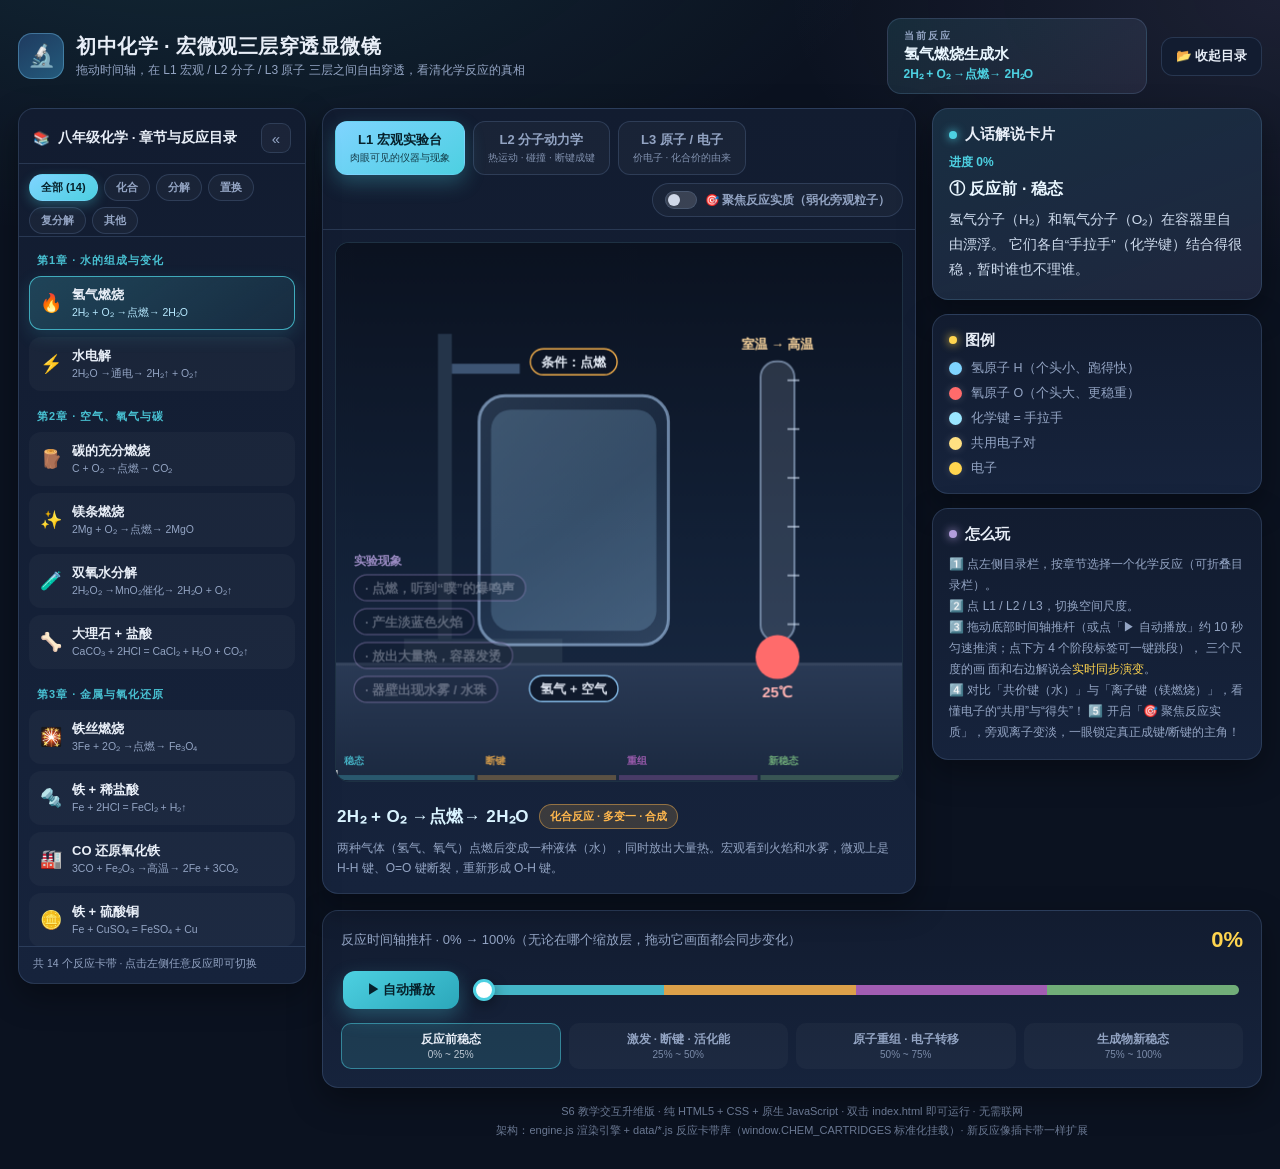
<file: index.html>
<!DOCTYPE html>
<html lang="zh-CN">
<head>
  <meta charset="UTF-8" />
  <meta name="viewport" content="width=device-width, initial-scale=1.0" />
  <title>初中化学 · 宏微观三层穿透显微镜</title>
  <link rel="icon" href="data:image/svg+xml,%3Csvg xmlns='http://www.w3.org/2000/svg' viewBox='0 0 64 64'%3E%3Crect width='64' height='64' rx='14' fill='%2312203a'/%3E%3Ccircle cx='32' cy='30' r='12' fill='%23ff6b6b'/%3E%3Ccircle cx='18' cy='44' r='7' fill='%237fd4ff'/%3E%3Ccircle cx='46' cy='44' r='7' fill='%237fd4ff'/%3E%3C/svg%3E" />
  <link rel="stylesheet" href="style.css" />
</head>
<body>
  <div class="app">

    <!-- ========================= 顶栏 ========================= -->
    <header class="topbar">
      <div class="brand">
        <div class="brand-badge">🔬</div>
        <div>
          <h1>初中化学 · 宏微观三层穿透显微镜</h1>
          <p>拖动时间轴，在 L1 宏观 / L2 分子 / L3 原子 三层之间自由穿透，看清化学反应的真相</p>
        </div>
      </div>

      <div class="now-playing" id="nowPlaying">
        <div class="np-label">当前反应</div>
        <div class="np-name" id="curName">氢气燃烧生成水</div>
        <div class="np-eq" id="curEq">2H₂ + O₂ → 2H₂O</div>
      </div>

      <button id="sidebarToggleTop" class="side-toggle-top" type="button">📂 收起目录</button>
    </header>

    <!-- ========================= 主体：目录栏 + 内容 ========================= -->
    <div class="shell">

      <!-- 左：可折叠章节与反应目录栏 -->
      <nav class="sidebar panel" id="sidebar" aria-label="八年级化学章节与反应目录">
        <div class="sidebar-head">
          <div class="sidebar-title">
            <span class="sb-ico">📚</span>
            <span class="sb-txt">八年级化学 · 章节与反应目录</span>
          </div>
          <button id="sidebarToggle" type="button" title="收起目录">«</button>
        </div>
        <div class="type-filters" id="typeFilters" role="group" aria-label="按反应类型横向筛选"></div>
        <div class="sidebar-body" id="sidebarBody"></div>
        <div class="sidebar-foot sb-txt">
          共 <span id="cartCount">6</span> 个反应卡带 · 点击左侧任意反应即可切换
        </div>
      </nav>

      <!-- 右：显微镜 + 解说 + 时间轴 -->
      <div class="content">

        <div class="main">

          <!-- 显微镜视场 -->
          <section class="panel">
            <div class="zoom-tabs" role="tablist" aria-label="空间尺度切换">
              <button class="zoom-tab active" data-layer="L1" type="button">
                L1 宏观实验台
                <small>肉眼可见的仪器与现象</small>
              </button>
              <button class="zoom-tab" data-layer="L2" type="button">
                L2 分子动力学
                <small>热运动 · 碰撞 · 断键成键</small>
              </button>
              <button class="zoom-tab" data-layer="L3" type="button">
                L3 原子 / 电子
                <small>价电子 · 化合价的由来</small>
              </button>
              <label class="focus-toggle" id="focusToggleWrap" title="开启后，旁观粒子透明度降至 0.22，聚焦真正成键/断键的粒子">
                <input type="checkbox" id="focusToggle" />
                <span class="ft-switch" aria-hidden="true"></span>
                <span class="ft-text">🎯 聚焦反应实质（弱化旁观粒子）</span>
              </label>
            </div>

            <div class="viewport-wrap">
              <canvas id="viewport" aria-label="反应显微镜视场"></canvas>
            </div>

            <div class="equation-bar">
              <div id="eqText">2H₂ + O₂  →点燃→  2H₂O</div>
              <div id="typeBadge" class="type-badge syn">化合反应 · 多变一 · 合成</div>
              <div id="summaryText">
                两种气体（氢气、氧气）点燃后变成一种液体（水），同时放出大量热。
              </div>
            </div>
          </section>

          <!-- 右：解说与图例 -->
          <aside class="side">
            <section class="panel card narr">
              <h2><span class="dot"></span>人话解说卡片</h2>
              <div class="narr-phase-row">
                <div id="narrPhase">进度 0%</div>
              </div>
              <h3 id="narrTitle">① 反应前 · 稳态</h3>
              <p id="narrText">
                氢气分子（H₂）和氧气分子（O₂）在容器里自由漂浮。
                它们各自“手拉手”（化学键）结合得很稳，暂时谁也不理谁。
              </p>
            </section>

            <section class="panel card">
              <h2><span class="dot" style="background:#ffd54f;box-shadow:0 0 10px #ffd54f"></span>图例</h2>
              <ul class="legend-list" id="legendList">
                <li><span class="legend-dot" style="background:#7fd4ff"></span>氢原子 H（个头小、跑得快）</li>
                <li><span class="legend-dot" style="background:#ff6b6b"></span>氧原子 O（个头大、更稳重）</li>
                <li><span class="legend-dot" style="background:#9ae6ff"></span>化学键 = 手拉手</li>
                <li><span class="legend-dot" style="background:#ffe082"></span>共用电子对</li>
                <li><span class="legend-dot" style="background:#ffd54f"></span>电子</li>
              </ul>
            </section>

            <section class="panel card">
              <h2><span class="dot" style="background:#b39ddb;box-shadow:0 0 10px #b39ddb"></span>怎么玩</h2>
              <p class="tip">
                1️⃣ 点左侧目录栏，按章节选择一个化学反应（可折叠目录栏）。<br />
                2️⃣ 点 L1 / L2 / L3，切换空间尺度。<br />
                3️⃣ 拖动底部时间轴推杆（或点「▶ 自动播放」约 10 秒匀速推演；点下方 4 个阶段标签可一键跳段），
                三个尺度的画
                面和右边解说会<span style="color:#ffd54f">实时同步演变</span>。<br />
                4️⃣ 对比「共价键（水）」与「离子键（镁燃烧）」，看懂电子的“共用”与“得失”！
                5️⃣ 开启「🎯 聚焦反应实质」，旁观离子变淡，一眼锁定真正成键/断键的主角！
              </p>
            </section>
          </aside>
        </div>

        <!-- ========================= 时间轴 ========================= -->
        <section class="panel timeline-panel">
          <div class="timeline-head">
            <div class="timeline-title">
              反应时间轴推杆 · 0% → 100%（无论在哪个缩放层，拖动它画面都会同步变化）
            </div>
            <div id="tLabel">0%</div>
          </div>

          <div class="slider-wrap">
            <button id="playBtn" type="button" title="约 10 秒匀速推演全程，拖动推杆自动暂停">▶ 自动播放</button>
            <input id="timeline" type="range" min="0" max="1000" value="0" step="1"
                   aria-label="反应时间轴" />
          </div>

          <div class="phase-row">
            <button type="button" class="phase-label active" data-jump="0">
              反应前稳态
              <span>0% ~ 25%</span>
            </button>
            <button type="button" class="phase-label" data-jump="0.25">
              激发 · 断键 · 活化能
              <span>25% ~ 50%</span>
            </button>
            <button type="button" class="phase-label" data-jump="0.55">
              原子重组 · 电子转移
              <span>50% ~ 75%</span>
            </button>
            <button type="button" class="phase-label" data-jump="0.85">
              生成物新稳态
              <span>75% ~ 100%</span>
            </button>
          </div>
        </section>

        <footer class="footer">
          S6 教学交互升维版 · 纯 HTML5 + CSS + 原生 JavaScript · 双击 index.html 即可运行 · 无需联网<br />
          架构：engine.js 渲染引擎 + data/*.js 反应卡带库（window.CHEM_CARTRIDGES 标准化挂载）· 新反应像插卡带一样扩展
        </footer>
      </div>
    </div>
  </div>

  <!-- 移动端（<820px）浮动目录抽屉遮罩 -->
  <div class="side-backdrop" id="sideBackdrop" hidden></div>

  <!-- 数据先行（卡带注册表），引擎最后加载 -->
  <script src="data/ch1_water.js"></script>
  <script src="data/ch2_oxygen_carbon.js"></script>
  <script src="data/ch3_metals.js"></script>
  <script src="data/ch4_acids_bases_salts.js"></script>
  <script src="engine.js"></script>
</body>
</html>
</file>
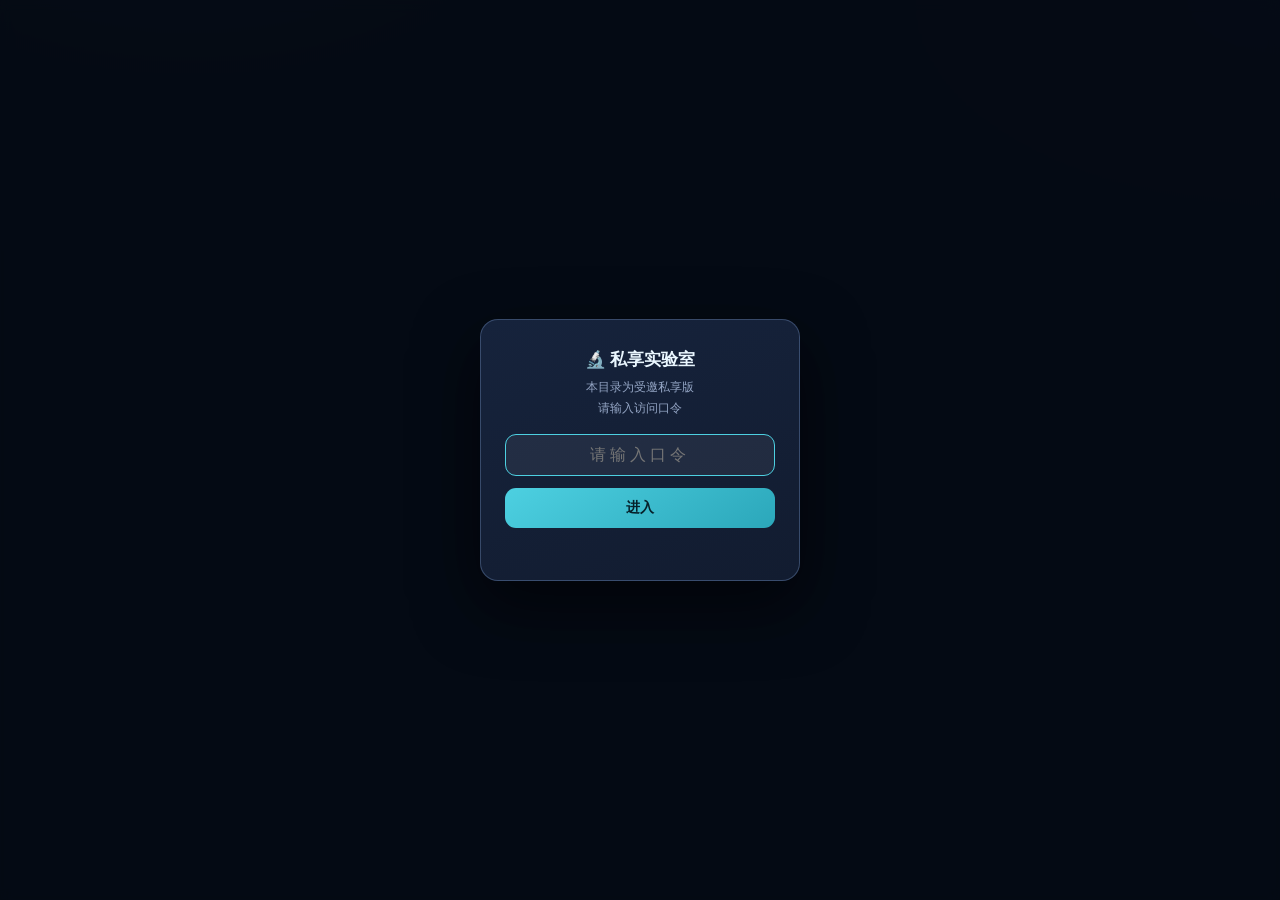
<file: vip-s9/index.html>
<!DOCTYPE html>
<html lang="zh-CN">
<head>
  <meta charset="UTF-8" />
  <meta name="viewport" content="width=device-width, initial-scale=1.0" />
  <meta name="robots" content="noindex,nofollow" />
  <title>初中化学 · 宏微观三层穿透显微镜</title>
  <link rel="icon" href="data:image/svg+xml,%3Csvg xmlns='http://www.w3.org/2000/svg' viewBox='0 0 64 64'%3E%3Crect width='64' height='64' rx='14' fill='%2312203a'/%3E%3Ccircle cx='32' cy='30' r='12' fill='%23ff6b6b'/%3E%3Ccircle cx='18' cy='44' r='7' fill='%237fd4ff'/%3E%3Ccircle cx='46' cy='44' r='7' fill='%237fd4ff'/%3E%3C/svg%3E" />
  <link rel="stylesheet" href="style.css?v=14.3" />
  <!-- VIP-S9 私享暗门：防爬 + 轻量口令锁（口令经编码比对，不含明文） -->
  <style>
    html.vip-pending .app { display: none !important; }
    #vipLock {
      position: fixed; inset: 0; z-index: 99999;
      display: flex; align-items: center; justify-content: center;
      background: rgba(5, 10, 20, 0.94);
      backdrop-filter: blur(6px); -webkit-backdrop-filter: blur(6px);
      font-family: "Microsoft YaHei", "PingFang SC", sans-serif;
    }
    #vipLock .vip-card {
      width: min(320px, 86vw); padding: 28px 24px 24px;
      border-radius: 18px;
      background: linear-gradient(160deg, #16233c, #121c30);
      border: 1px solid rgba(140, 175, 230, 0.3);
      box-shadow: 0 24px 64px rgba(0, 0, 0, 0.55);
      text-align: center;
    }
    #vipLock h2 { margin: 0 0 6px; font-size: 17px; color: #eaf7ff; }
    #vipLock p { margin: 0 0 16px; font-size: 12px; color: #93a4c3; line-height: 1.7; }
    #vipLock input {
      width: 100%; box-sizing: border-box; padding: 11px 14px;
      border-radius: 11px; border: 1px solid rgba(140, 175, 230, 0.35);
      background: rgba(255, 255, 255, 0.06); color: #eaf7ff;
      font-size: 16px; letter-spacing: 4px; text-align: center; outline: none;
    }
    #vipLock input:focus { border-color: #4dd0e1; }
    #vipLock button {
      width: 100%; margin-top: 12px; padding: 11px 0; border: none;
      border-radius: 11px; background: linear-gradient(145deg, #4dd0e1, #2ba7ba);
      color: #06202a; font-weight: 800; font-size: 14px; cursor: pointer;
    }
    #vipLock .err { min-height: 18px; margin-top: 10px; font-size: 11.5px; color: #f48fb1; }
  </style>
  <script>
    /* VIP-S9 访问锁：通过后 localStorage['chem_vip_auth']='1' 同设备免密；
       TOK 是口令 base64 形式的字符编码，源码不落明文口令 */
    (function () {
      var KEY = 'chem_vip_auth';
      var TOK = [79, 68, 103, 52, 79, 65, 61, 61];
      function secret() {
        var s = '';
        for (var i = 0; i < TOK.length; i++) s += String.fromCharCode(TOK[i]);
        return atob(s);
      }
      function authed() {
        try { return localStorage.getItem(KEY) === '1'; } catch (e) { return false; }
      }
      if (authed()) return;
      document.documentElement.classList.add('vip-pending');
      document.addEventListener('DOMContentLoaded', function () {
        var box = document.createElement('div');
        box.id = 'vipLock';
        box.innerHTML =
          '<div class="vip-card">' +
          '<h2>🔬 私享实验室</h2>' +
          '<p>本目录为受邀私享版<br />请输入访问口令</p>' +
          '<input id="vipPwd" type="password" inputmode="numeric" maxlength="12" autocomplete="off" placeholder="请输入口令" />' +
          '<button id="vipGo" type="button">进入</button>' +
          '<div class="err" id="vipErr"></div>' +
          '</div>';
        document.body.appendChild(box);
        var pwd = box.querySelector('#vipPwd');
        var err = box.querySelector('#vipErr');
        function tryEnter() {
          if (pwd.value === secret()) {
            try { localStorage.setItem(KEY, '1'); } catch (e) {}
            location.reload();
            return;
          }
          err.textContent = '口令不正确，请重试';
          pwd.value = '';
          pwd.focus();
        }
        box.querySelector('#vipGo').addEventListener('click', tryEnter);
        pwd.addEventListener('keydown', function (e) {
          if (e.key === 'Enter') tryEnter();
        });
        pwd.focus();
      });
    })();
  </script>
</head>
<body>
  <div class="app">

    <!-- ========================= 顶栏 ========================= -->
    <header class="topbar">
      <div class="brand">
        <div class="brand-badge">🔬</div>
        <div>
          <h1>初中化学 · 宏微观三层穿透显微镜</h1>
          <p>拖动时间轴，在 L1 宏观 / L2 分子 / L3 原子 三层之间自由穿透，看清化学反应的真相</p>
        </div>
      </div>

      <div class="now-playing" id="nowPlaying">
        <div class="np-label">当前反应</div>
        <div class="np-name-row">
          <div class="np-name" id="curName">氢气燃烧生成水</div>
          <button id="curStarBtn" class="star-btn" type="button" aria-label="星标收藏" aria-pressed="false"
                  title="标记为重点攻克（考前集中复习）">☆</button>
        </div>
        <div class="np-eq" id="curEq">2H₂ + O₂ → 2H₂O</div>
      </div>

      <!-- S9：桌面端键盘快捷键提示徽章 -->
      <div class="kbd-hints" title="空格=播放/暂停 · ←/→=时间轴±5%（Shift=±1%） · 1/2/3=L1/L2/L3视界 · F=聚焦反应实质 · Q=量子电子云 · E=聚焦势能面面板 · Esc=关闭概念显微镜">
        <span class="kbd-tag">⌨ 快捷键</span>
        <span class="kbd-chip"><kbd>空格</kbd>播放</span>
        <span class="kbd-chip"><kbd>←</kbd><kbd>→</kbd>步进</span>
        <span class="kbd-chip"><kbd>Shift</kbd>精调</span>
        <span class="kbd-chip"><kbd>1</kbd><kbd>2</kbd><kbd>3</kbd>视界</span>
        <span class="kbd-chip"><kbd>F</kbd>聚焦</span>
        <span class="kbd-chip"><kbd>Q</kbd>量子云</span>
        <span class="kbd-chip"><kbd>C</kbd>闯关</span>
        <span class="kbd-chip"><kbd>E</kbd>势能</span>
        <span class="kbd-chip"><kbd>Esc</kbd>关词典</span>
      </div>

      <button id="sidebarToggleTop" class="side-toggle-top" type="button">📂 收起目录</button>
    </header>

    <!-- ========================= 主体：目录栏 + 内容 ========================= -->
    <div class="shell">

      <!-- 左：可折叠章节与反应目录栏 -->
      <nav class="sidebar panel" id="sidebar" aria-label="八年级化学章节与反应目录">
        <div class="sidebar-head">
          <div class="sidebar-title">
            <span class="sb-ico">📚</span>
            <span class="sb-txt">八年级化学 · 章节与反应目录</span>
          </div>
          <button id="sidebarToggle" type="button" title="收起目录">«</button>
        </div>
        <div class="type-filters" id="typeFilters" role="group" aria-label="按反应类型横向筛选"></div>
        <div class="sidebar-body" id="sidebarBody"></div>
        <div class="sidebar-foot sb-txt">
          共 <span id="cartCount">6</span> 个反应卡带 · 点击左侧任意反应即可切换
        </div>
      </nav>

      <!-- 右：显微镜 + 解说 + 时间轴 -->
      <div class="content">

        <div class="main">

          <!-- 显微镜视场 -->
          <section class="panel">
            <div class="zoom-tabs" role="tablist" aria-label="空间尺度切换">
              <button class="zoom-tab active" data-layer="L1" type="button">
                L1 宏观实验台
                <small>肉眼可见的仪器与现象</small>
              </button>
              <button class="zoom-tab" data-layer="L2" type="button">
                L2 分子动力学
                <small>热运动 · 碰撞 · 断键成键</small>
              </button>
              <button class="zoom-tab" data-layer="L3" type="button">
                L3 原子 / 电子
                <small>价电子 · 化合价的由来</small>
              </button>
              <label class="focus-toggle" id="focusToggleWrap" title="开启后，旁观粒子透明度降至 0.22，聚焦真正成键/断键的粒子">
                <input type="checkbox" id="focusToggle" />
                <span class="ft-switch" aria-hidden="true"></span>
                <span class="ft-text">🎯 聚焦反应实质（弱化旁观粒子）</span>
              </label>
              <button class="focus-toggle" id="quantum-toggle" type="button" title="切换玻尔行星模型与薛定谔量子电子云概率密度视图 (快捷键 Q)">⚛️ 量子电子云 (|ψ|²)</button>
              <button class="focus-toggle" id="challenge-toggle" type="button" title="开启过渡态鞍点(t=45%)微观机理闯关问答 (快捷键 C)">🎯 鞍点闯关 <span id="challenge-badge">0/26</span></button>
              <button id="btn-energy-hud" class="energy-hud-btn" type="button"
                      title="平滑滚动并高亮聚焦右侧「反应势能面与动力学 (PES)」面板（快捷键 E）">📈 势能曲线</button>
            </div>

            <div class="viewport-wrap">
              <canvas id="viewport" aria-label="反应显微镜视场"></canvas>
            </div>

            <!-- S14-Step2：🎯 过渡态鞍点闯关面板（challengeMode 下展开） -->
            <div id="challenge-panel" class="challenge-panel" hidden></div>

            <div class="equation-bar">
              <div id="eqText">2H₂ + O₂  →点燃→  2H₂O</div>
              <div id="typeBadge" class="type-badge syn">化合反应 · 多变一 · 合成</div>
              <div id="summaryText">
                两种气体（氢气、氧气）点燃后变成一种液体（水），同时放出大量热。
              </div>
            </div>
          </section>

          <!-- 右：解说与图例 -->
          <aside class="side">
            <section class="panel card narr">
              <h2><span class="dot"></span>微观机理直译</h2>
              <div class="narr-phase-row">
                <div id="narrPhase">进度 0%</div>
              </div>
              <h3 id="narrTitle">① 反应前 · 稳态</h3>
              <p id="narrText">
                氢气分子（H₂）和氧气分子（O₂）在容器里自由漂浮。
                它们各自“手拉手”（化学键）结合得很稳，暂时谁也不理谁。
              </p>
              <div id="quantumTruth" class="quantum-truth" hidden></div>
            </section>

            <section class="panel card">
              <h2><span class="dot" style="background:#ffd54f;box-shadow:0 0 10px #ffd54f"></span>图例</h2>
              <ul class="legend-list" id="legendList">
                <li><span class="legend-dot" style="background:#7fd4ff"></span>氢原子 H（个头小、跑得快）</li>
                <li><span class="legend-dot" style="background:#ff6b6b"></span>氧原子 O（个头大、更稳重）</li>
                <li><span class="legend-dot" style="background:#9ae6ff"></span>化学键 = 手拉手</li>
                <li><span class="legend-dot" style="background:#ffe082"></span>共用电子对</li>
                <li><span class="legend-dot" style="background:#ffd54f"></span>电子</li>
              </ul>
            </section>

            <section class="panel card pes-card" id="pes-card">
              <h2 class="pes-title">
                <span class="dot" style="background:#39e6c3;box-shadow:0 0 10px #39e6c3"></span>
                反应势能面与动力学 (PES)
                <span class="pes-hint" title="快捷键 E 高亮/闪烁聚焦该面板；顶部「📈 势能曲线」按钮可平滑滚动至此卡片">快捷键 E</span>
              </h2>
              <div id="pes-card-meta" class="pes-meta"></div>
              <div class="pes-canvas-wrap">
                <canvas id="pes-canvas" aria-label="反应势能面与活化能示波器"></canvas>
              </div>
              <div id="pes-card-stage" class="pes-stage"></div>
            </section>
          </aside>
        </div>

        <!-- ========================= 时间轴 ========================= -->
        <section class="panel timeline-panel">
          <div class="timeline-head">
            <div class="timeline-title">
              反应时间轴推杆 · 0% → 100%（无论在哪个缩放层，拖动它画面都会同步变化）
            </div>
            <div id="tLabel">0%</div>
          </div>

          <div class="slider-wrap">
            <button id="playBtn" type="button" title="约 10 秒匀速推演全程，拖动推杆自动暂停">▶ 自动播放</button>
            <input id="timeline" type="range" min="0" max="1000" value="0" step="1"
                   aria-label="反应时间轴" />
          </div>

          <div class="phase-row">
            <button type="button" class="phase-label active" data-jump="0">
              反应前稳态
              <span>0% ~ 25%</span>
            </button>
            <button type="button" class="phase-label" data-jump="0.25">
              激发 · 断键 · 活化能
              <span>25% ~ 50%</span>
            </button>
            <button type="button" class="phase-label" data-jump="0.55">
              原子重组 · 电子转移
              <span>50% ~ 75%</span>
            </button>
            <button type="button" class="phase-label" data-jump="0.85">
              生成物新稳态
              <span>75% ~ 100%</span>
            </button>
          </div>
        </section>

        <!-- ================= S8 · 拓展阅读与概念词典（纯 DOM，画布零侵入） ================= -->
        <section class="panel ext-panel" id="extPanel">
          <div class="ext-head">
            <h2><span class="dot" style="background:#4dd0e1;box-shadow:0 0 10px #4dd0e1"></span>🚀 拓展阅读与概念词典</h2>
            <div class="ext-tabs" role="tablist" aria-label="拓展阅读与词典切换">
              <button class="ext-tab active" data-ext-tab="reaction" type="button" role="tab">🚀 本反应科学拓展</button>
              <button class="ext-tab" data-ext-tab="glossary" type="button" role="tab">📖 核心物理化学词典</button>
            </div>
          </div>

          <div class="ext-pane" id="extReactionPane" role="tabpanel">
            <h3 class="ext-title" id="extTitle">《科学小剧场》</h3>
            <p class="ext-story" id="extStory"></p>
            <div class="ext-question ext-followup" id="extFollowup" role="button" tabindex="0" aria-expanded="false" aria-controls="followupAnswerBox">
              <div class="followup-head">
                <div class="followup-q">💡 脑洞追问：<span id="extQuestion"></span></div>
                <span class="followup-toggle-badge" id="followupToggleBadge">🔑 点击揭晓工程底牌 ▾</span>
              </div>
              <div class="followup-answer-box" id="followupAnswerBox">
                <span class="followup-answer-tag">【第一性原理与工程底牌】</span><span id="extFollowupAnswer"></span>
              </div>
            </div>
          </div>

          <div class="ext-pane hidden" id="extGlossaryPane" role="tabpanel">
            <p class="ext-hint">像翻科幻设定集一样查漏补缺 —— 点击任意卡片，打开「🔬 概念显微镜」看透它。</p>
            <div class="glossary-grid" id="glossaryGrid"></div>
          </div>
        </section>

        <footer class="footer">
          Rock Lab 认知实验室 · S13 学术满配版（26卡带全实测势能面） · 纯 HTML5 Canvas 零依赖 · 双击即用<br />
          架构：engine.js 五层防遮挡引擎 + 26 张标准反应卡带（含高中电化学/平衡/配位与定量专训） + 20 项物理化学显微镜（含薛定谔量子电子云透视） + 26 组工程脑洞揭秘
        </footer>
      </div>
    </div>
  </div>

  <!-- S9 · 移动端浮动目录抽屉遮罩 -->
  <div class="side-backdrop" id="sideBackdrop" hidden></div>

  <!-- ================= S8 · 概念显微镜（术语解释弹层，纯 DOM，画布零侵入） ================= -->
  <div class="term-drawer" id="termDrawer" hidden>
    <div class="term-backdrop" id="termBackdrop"></div>
    <div class="term-card" role="dialog" aria-modal="true" aria-labelledby="termTitle">
      <button class="term-close" id="termClose" type="button" title="关闭">✕</button>
      <div class="term-head">🔬 概念显微镜 · 术语人话破壁</div>
      <h3 class="term-title" id="termTitle"></h3>
      <div class="term-block">
        <span class="term-tag tag-metaphor">📐 本质定义与物理边界</span>
        <p id="termMetaphor"></p>
      </div>
      <div class="term-block">
        <span class="term-tag tag-principle">🔬 微观机理与宏微观映射</span>
        <p id="termPrinciple"></p>
      </div>
      <div class="term-block">
        <span class="term-tag tag-exam">🎯 沪教版考纲辨析与易错边界</span>
        <p id="termExamTip"></p>
      </div>
    </div>
  </div>

  <!-- 数据先行（卡带注册表），引擎最后加载 -->
  <script src="data/ch1_water.js?v=14.3"></script>
  <script src="data/ch2_5_grade8_core.js?v=14.3"></script>
  <script src="data/ch2_oxygen_carbon.js?v=14.3"></script>
  <script src="data/ch3_metals.js?v=14.3"></script>
  <script src="data/ch4_acids_bases_salts.js?v=14.3"></script>
  <script src="data/ch5_highschool_leap.js?v=14.3"></script>
  <script src="data/ch6_stoichiometry_quant.js?v=14.3"></script>
  <script src="data/glossary_extensions.js?v=14.3"></script>
  <script src="engine.js?v=14.3"></script>
</body>
</html>
</file>
<file: style.css>
/* =============================================================================
 * style.css — 宏微观三层穿透显微镜 · 界面样式
 * 深空显微镜配色：深蓝底 + 发光强调色，保证原子球体在画面里“跳出来”。
 * ========================================================================== */

:root {
  --bg: #0b1220;
  --panel: #121c30;
  --panel-2: #16233c;
  --line: rgba(140, 175, 230, 0.18);
  --text: #e8eef7;
  --text-dim: #93a4c3;
  --cyan: #4dd0e1;
  --amber: #ffd54f;
  --violet: #b39ddb;
  --green: #81c784;
  --orange: #ffb74d;
  --radius: 16px;
  --shadow: 0 12px 32px rgba(0, 0, 0, 0.35);
}

* { box-sizing: border-box; }

html, body {
  margin: 0;
  padding: 0;
  background: var(--bg);
  color: var(--text);
  font-family: "Microsoft YaHei", "PingFang SC", "Noto Sans SC", "Segoe UI", sans-serif;
  -webkit-font-smoothing: antialiased;
}

body {
  min-height: 100vh;
  background:
    radial-gradient(1200px 600px at 15% -10%, rgba(77, 208, 225, 0.12), transparent 60%),
    radial-gradient(900px 500px at 100% 0%, rgba(179, 157, 219, 0.10), transparent 55%),
    var(--bg);
}

.app {
  max-width: 1280px;
  margin: 0 auto;
  padding: 18px 18px 28px;
}

/* ------------------------------------------------------------------ 顶栏 */

.topbar {
  display: flex;
  flex-wrap: wrap;
  align-items: center;
  gap: 14px;
  margin-bottom: 14px;
}

.brand {
  display: flex;
  align-items: center;
  gap: 12px;
  flex: 1 1 320px;
}

.brand-badge {
  width: 46px;
  height: 46px;
  border-radius: 14px;
  background: linear-gradient(145deg, #1e3a5f, #245b7c);
  display: grid;
  place-items: center;
  font-size: 22px;
  box-shadow: inset 0 0 0 1px rgba(127, 212, 255, 0.35);
}

.brand h1 {
  margin: 0;
  font-size: 20px;
  letter-spacing: 0.5px;
}

.brand p {
  margin: 2px 0 0;
  font-size: 12px;
  color: var(--text-dim);
}

/* 顶栏：当前反应名称与化学方程式 */
.now-playing {
  flex: 0 1 260px;
  min-width: 200px;
  padding: 10px 16px;
  border-radius: 14px;
  background: linear-gradient(145deg, rgba(77, 208, 225, 0.12), rgba(179, 157, 219, 0.10));
  border: 1px solid var(--line);
}

.np-label {
  font-size: 10px;
  font-weight: 700;
  letter-spacing: 2px;
  color: var(--text-dim);
}

.np-name {
  font-size: 15px;
  font-weight: 800;
  margin-top: 2px;
  color: #eaf7ff;
}

.np-eq {
  font-size: 12px;
  color: var(--cyan);
  font-weight: 600;
  margin-top: 2px;
}

.side-toggle-top {
  appearance: none;
  border: 1px solid var(--line);
  background: var(--panel);
  color: var(--text);
  border-radius: 12px;
  padding: 10px 14px;
  cursor: pointer;
  font-size: 12.5px;
  font-weight: 700;
  transition: all 0.18s ease;
}

.side-toggle-top:hover { border-color: rgba(127, 212, 255, 0.55); }

/* ------------------------------------------------------------------ 壳层布局 */

.shell {
  display: grid;
  grid-template-columns: 288px minmax(0, 1fr);
  gap: 16px;
  align-items: start;
  transition: grid-template-columns 0.26s ease;
}

.shell.sb-hidden {
  grid-template-columns: 0 minmax(0, 1fr);
  gap: 0;
}

.content {
  min-width: 0;
}

/* ------------------------------------------------------------------ 目录栏 */

.sidebar {
  position: sticky;
  top: 12px;
  overflow: hidden;
  transition: width 0.26s ease, opacity 0.26s ease, padding 0.26s ease;
  width: 288px;
  display: flex;
  flex-direction: column;
  max-height: calc(100vh - 24px);
}

.sidebar.collapsed {
  width: 0;
  padding-left: 0;
  padding-right: 0;
  border-width: 0;
  opacity: 0;
  pointer-events: none;
}

.sidebar-head {
  display: flex;
  align-items: center;
  justify-content: space-between;
  gap: 8px;
  padding: 14px 14px 10px;
  border-bottom: 1px solid var(--line);
}

.sidebar-title {
  display: flex;
  align-items: center;
  gap: 8px;
  font-size: 13.5px;
  font-weight: 800;
  white-space: nowrap;
}

#sidebarToggle {
  appearance: none;
  border: 1px solid var(--line);
  background: rgba(255, 255, 255, 0.04);
  color: var(--text-dim);
  border-radius: 9px;
  width: 30px;
  height: 30px;
  cursor: pointer;
  font-size: 15px;
  line-height: 1;
  flex: 0 0 auto;
}

#sidebarToggle:hover { color: var(--text); border-color: rgba(127, 212, 255, 0.5); }

/* S6：反应类型横向筛选胶囊 */
.type-filters {
  display: flex;
  flex-wrap: wrap;
  gap: 6px;
  padding: 10px 10px 2px;
  border-bottom: 1px solid var(--line);
}

.filter-pill {
  appearance: none;
  border: 1px solid var(--line);
  background: rgba(255, 255, 255, 0.03);
  color: var(--text-dim);
  border-radius: 999px;
  padding: 5px 11px;
  font-size: 11px;
  font-weight: 700;
  cursor: pointer;
  white-space: nowrap;
  transition: all 0.16s ease;
}

.filter-pill:hover {
  color: var(--text);
  border-color: rgba(127, 212, 255, 0.5);
}

.filter-pill.active {
  color: #06202a;
  background: linear-gradient(145deg, #7fd4ff, #4dd0e1);
  border-color: transparent;
  box-shadow: 0 4px 12px rgba(77, 208, 225, 0.3);
}

.sidebar-body {
  overflow-y: auto;
  padding: 10px 10px 6px;
  flex: 1 1 auto;
}

.sb-chapter { margin-bottom: 12px; }

.sb-ch-name {
  font-size: 11px;
  font-weight: 800;
  letter-spacing: 1px;
  color: var(--cyan);
  padding: 6px 8px 8px;
  opacity: 0.9;
}

.sb-item {
  appearance: none;
  width: 100%;
  display: flex;
  align-items: center;
  gap: 10px;
  text-align: left;
  border: 1px solid transparent;
  background: rgba(255, 255, 255, 0.03);
  color: var(--text);
  border-radius: 12px;
  padding: 9px 10px;
  margin-bottom: 7px;
  cursor: pointer;
  transition: all 0.16s ease;
}

.sb-item:hover {
  border-color: rgba(127, 212, 255, 0.45);
  background: rgba(127, 212, 255, 0.08);
}

.sb-item.active {
  background: linear-gradient(145deg, rgba(77, 208, 225, 0.22), rgba(77, 208, 225, 0.08));
  border-color: rgba(77, 208, 225, 0.75);
  box-shadow: 0 6px 18px rgba(77, 208, 225, 0.16);
}

.sb-item .sb-ico {
  font-size: 18px;
  flex: 0 0 auto;
}

.sb-item .sb-txt {
  display: flex;
  flex-direction: column;
  min-width: 0;
}

.sb-item .sb-name {
  font-size: 13px;
  font-weight: 700;
  white-space: nowrap;
  overflow: hidden;
  text-overflow: ellipsis;
}

.sb-item .sb-eq {
  font-size: 10.5px;
  color: var(--text-dim);
  font-weight: 500;
  margin-top: 2px;
  white-space: nowrap;
  overflow: hidden;
  text-overflow: ellipsis;
}

.sb-item.active .sb-eq { color: #b7e9ff; }

.sb-empty {
  padding: 18px 10px;
  text-align: center;
  font-size: 11.5px;
  color: var(--text-dim);
}

.sidebar-foot {
  padding: 10px 14px 12px;
  border-top: 1px solid var(--line);
  font-size: 10.5px;
  color: var(--text-dim);
  white-space: nowrap;
}

/* ------------------------------------------------------------------ 主体 */

.main {
  display: grid;
  grid-template-columns: minmax(0, 1fr) 330px;
  gap: 16px;
  align-items: start;
}

.panel {
  background: linear-gradient(180deg, var(--panel), var(--panel-2));
  border: 1px solid var(--line);
  border-radius: var(--radius);
  box-shadow: var(--shadow);
}

/* 缩放层切换 */
.zoom-tabs {
  display: flex;
  gap: 8px;
  padding: 12px;
  border-bottom: 1px solid var(--line);
  flex-wrap: wrap;
}

.zoom-tab {
  appearance: none;
  border: 1px solid var(--line);
  background: rgba(255, 255, 255, 0.03);
  color: var(--text-dim);
  border-radius: 12px;
  padding: 9px 14px;
  font-size: 13px;
  font-weight: 700;
  cursor: pointer;
  transition: all 0.18s ease;
}

.zoom-tab:hover { color: var(--text); border-color: rgba(127, 212, 255, 0.45); }

.zoom-tab.active {
  color: #06202a;
  background: linear-gradient(145deg, #7fd4ff, #4dd0e1);
  border-color: transparent;
  box-shadow: 0 8px 20px rgba(77, 208, 225, 0.28);
}

.zoom-tab small {
  display: block;
  font-weight: 500;
  font-size: 10px;
  opacity: 0.85;
  margin-top: 2px;
}

/* S6：聚焦反应实质（弱化旁观粒子）轻量开关 */
.focus-toggle {
  display: flex;
  align-items: center;
  gap: 8px;
  margin-left: auto;
  align-self: center;
  padding: 7px 12px;
  border: 1px solid var(--line);
  border-radius: 999px;
  background: rgba(255, 255, 255, 0.03);
  cursor: pointer;
  user-select: none;
  transition: all 0.18s ease;
}

.focus-toggle:hover {
  border-color: rgba(255, 224, 130, 0.5);
}

.focus-toggle input {
  position: absolute;
  opacity: 0;
  width: 0;
  height: 0;
}

.ft-switch {
  position: relative;
  width: 32px;
  height: 18px;
  border-radius: 999px;
  background: rgba(255, 255, 255, 0.14);
  border: 1px solid var(--line);
  flex: 0 0 auto;
  transition: all 0.18s ease;
}

.ft-switch::after {
  content: '';
  position: absolute;
  top: 2px;
  left: 2px;
  width: 12px;
  height: 12px;
  border-radius: 50%;
  background: #cfd8e8;
  transition: all 0.18s ease;
}

.focus-toggle input:checked + .ft-switch {
  background: rgba(255, 224, 130, 0.55);
  border-color: rgba(255, 224, 130, 0.8);
}

.focus-toggle input:checked + .ft-switch::after {
  left: 16px;
  background: #fff8e1;
  box-shadow: 0 0 8px rgba(255, 224, 130, 0.8);
}

.focus-toggle input:checked ~ .ft-text {
  color: var(--amber);
}

.ft-text {
  font-size: 11.5px;
  font-weight: 700;
  color: var(--text-dim);
  white-space: nowrap;
  transition: color 0.18s ease;
}

.focus-toggle.ft-dimmed {
  opacity: 0.45;
}

/* 画布 */
.viewport-wrap {
  position: relative;
  padding: 12px;
}

#viewport {
  width: 100%;
  /* S5：画布内让出「顶部标题净空区 + 底部解说框净空区」后，
     适当加高画布，保证中间粒子纯净绘制带有足够呼吸空间 */
  height: clamp(460px, 60vh, 680px);
  display: block;
  border-radius: 14px;
  background: #080e1a;
  border: 1px solid rgba(127, 212, 255, 0.18);
}

.equation-bar {
  display: flex;
  flex-wrap: wrap;
  align-items: center;
  gap: 10px;
  padding: 10px 14px 14px;
}

#eqText {
  font-size: 17px;
  font-weight: 700;
  letter-spacing: 0.4px;
  color: #d9f3ff;
}

.type-badge {
  font-size: 11px;
  font-weight: 700;
  padding: 4px 10px;
  border-radius: 999px;
}

.type-badge.syn {
  background: rgba(255, 183, 77, 0.16);
  color: var(--orange);
  border: 1px solid rgba(255, 183, 77, 0.45);
}

.type-badge.dec {
  background: rgba(129, 199, 132, 0.16);
  color: var(--green);
  border: 1px solid rgba(129, 199, 132, 0.45);
}

.type-badge.dbl {
  background: rgba(179, 157, 219, 0.16);
  color: var(--violet);
  border: 1px solid rgba(179, 157, 219, 0.45);
}

.type-badge.mix {
  background: rgba(77, 208, 225, 0.14);
  color: var(--cyan);
  border: 1px solid rgba(77, 208, 225, 0.4);
}

.type-badge.disp {
  background: rgba(240, 98, 146, 0.16);
  color: #f48fb1;
  border: 1px solid rgba(240, 98, 146, 0.45);
}

#summaryText {
  flex: 1 1 260px;
  font-size: 12px;
  color: var(--text-dim);
  line-height: 1.65;
}

/* ------------------------------------------------------------------ 侧栏 */

.side {
  display: flex;
  flex-direction: column;
  gap: 14px;
}

.card {
  padding: 16px;
}

.card h2 {
  margin: 0 0 10px;
  font-size: 15px;
  display: flex;
  align-items: center;
  gap: 8px;
}

.card h2 .dot {
  width: 8px;
  height: 8px;
  border-radius: 50%;
  background: var(--cyan);
  box-shadow: 0 0 10px var(--cyan);
}

/* 人话解说卡片 */
.narr {
  background:
    linear-gradient(160deg, rgba(77, 208, 225, 0.10), rgba(179, 157, 219, 0.08)),
    var(--panel);
}

.narr-phase-row {
  display: flex;
  align-items: center;
  justify-content: space-between;
  margin-bottom: 8px;
}

#narrPhase {
  font-size: 12px;
  color: var(--cyan);
  font-weight: 700;
}

#narrTitle {
  margin: 0 0 8px;
  font-size: 16px;
  color: #eaf7ff;
}

#narrText {
  margin: 0;
  font-size: 13.5px;
  line-height: 1.85;
  color: #cfdcee;
}

/* 图例 */
.legend-list {
  list-style: none;
  margin: 0;
  padding: 0;
  display: grid;
  gap: 8px;
}

.legend-list li {
  display: flex;
  align-items: center;
  gap: 9px;
  font-size: 12.5px;
  color: var(--text-dim);
}

.legend-dot {
  width: 13px;
  height: 13px;
  border-radius: 50%;
  flex: 0 0 auto;
  box-shadow: 0 0 8px rgba(255, 255, 255, 0.18);
}

/* 小贴士 */
.tip {
  font-size: 12px;
  line-height: 1.75;
  color: var(--text-dim);
  margin: 0;
}

/* ------------------------------------------------------------------ 时间轴 */

.timeline-panel {
  margin-top: 16px;
  padding: 16px 18px 18px;
}

.timeline-head {
  display: flex;
  align-items: center;
  gap: 14px;
  margin-bottom: 12px;
  flex-wrap: wrap;
}

.timeline-title {
  font-size: 13px;
  color: var(--text-dim);
  flex: 1 1 180px;
}

#tLabel {
  font-size: 22px;
  font-weight: 800;
  color: var(--amber);
  min-width: 62px;
  text-align: right;
  font-variant-numeric: tabular-nums;
}

.slider-wrap {
  position: relative;
  display: flex;
  align-items: center;
  gap: 12px;
  padding: 6px 2px 2px;
}

#playBtn {
  appearance: none;
  border: none;
  background: linear-gradient(145deg, #4dd0e1, #2ba7ba);
  color: #06202a;
  font-weight: 800;
  font-size: 13px;
  padding: 10px 16px;
  border-radius: 12px;
  cursor: pointer;
  min-width: 116px;
  flex: 0 0 auto;
  box-shadow: 0 8px 20px rgba(77, 208, 225, 0.28);
  transition: transform 0.15s ease, filter 0.15s ease;
}

#playBtn:hover { transform: translateY(-1px); filter: brightness(1.05); }

#timeline {
  flex: 1 1 auto;
  min-width: 0;
  width: auto;
  appearance: none;
  height: 10px;
  border-radius: 999px;
  background: linear-gradient(90deg,
    rgba(77, 208, 225, 0.85) 0%,
    rgba(77, 208, 225, 0.85) 25%,
    rgba(255, 183, 77, 0.85) 25%,
    rgba(255, 183, 77, 0.85) 50%,
    rgba(186, 104, 200, 0.85) 50%,
    rgba(186, 104, 200, 0.85) 75%,
    rgba(129, 199, 132, 0.85) 75%,
    rgba(129, 199, 132, 0.85) 100%);
  outline: none;
  cursor: pointer;
}

#timeline::-webkit-slider-thumb {
  appearance: none;
  width: 22px;
  height: 22px;
  border-radius: 50%;
  background: #ffffff;
  border: 3px solid var(--cyan);
  box-shadow: 0 4px 14px rgba(0, 0, 0, 0.4);
  cursor: grab;
}

#timeline::-moz-range-thumb {
  width: 22px;
  height: 22px;
  border-radius: 50%;
  background: #ffffff;
  border: 3px solid var(--cyan);
  box-shadow: 0 4px 14px rgba(0, 0, 0, 0.4);
  cursor: grab;
}

.phase-row {
  display: grid;
  grid-template-columns: repeat(4, 1fr);
  gap: 8px;
  margin-top: 12px;
}

.phase-label {
  appearance: none;
  width: 100%;
  font-family: inherit;
  font-size: 11.5px;
  font-weight: 700;
  text-align: center;
  padding: 8px 6px;
  border-radius: 10px;
  color: var(--text-dim);
  background: rgba(255, 255, 255, 0.03);
  border: 1px solid transparent;
  cursor: pointer;
  transition: all 0.18s ease;
}

.phase-label:hover {
  color: var(--text);
  border-color: rgba(127, 212, 255, 0.45);
  background: rgba(127, 212, 255, 0.08);
}

.phase-label.active {
  color: var(--text);
  background: rgba(77, 208, 225, 0.12);
  border-color: rgba(77, 208, 225, 0.4);
}

.phase-label:nth-child(1).active { background: rgba(77, 208, 225, 0.14); border-color: rgba(77, 208, 225, 0.5); }
.phase-label:nth-child(2).active { background: rgba(255, 183, 77, 0.14); border-color: rgba(255, 183, 77, 0.5); }
.phase-label:nth-child(3).active { background: rgba(186, 104, 200, 0.14); border-color: rgba(186, 104, 200, 0.5); }
.phase-label:nth-child(4).active { background: rgba(129, 199, 132, 0.14); border-color: rgba(129, 199, 132, 0.5); }

.phase-label span {
  display: block;
  font-size: 10px;
  font-weight: 500;
  opacity: 0.8;
  margin-top: 2px;
}

/* ------------------------------------------------------------------ 页脚 */

.footer {
  margin-top: 14px;
  text-align: center;
  font-size: 11px;
  color: rgba(147, 164, 195, 0.7);
  line-height: 1.8;
}

/* ------------------------------------------------------------------ 响应式 */

@media (max-width: 980px) {
  .shell { grid-template-columns: 1fr; }
  .sidebar { position: static; width: 100%; max-height: none; }
  .sidebar.collapsed { width: 0; height: 0; }
  .main { grid-template-columns: 1fr; }
  .phase-row { grid-template-columns: repeat(2, 1fr); }
  .now-playing { flex: 1 1 100%; }
}

/* ======================================================================
 * 移动端（<820px）：单列流式 + 浮动目录抽屉 + 触控热区加大
 * （自 S9 移动端适配轻量移植；须置于文件末，等特异性后者胜过上方旧规）
 * ====================================================================== */

@media (max-width: 820px) {
  /* 首屏紧凑化：压顶栏边距字号，为「画布 + 推杆同框」让出高度 */
  .app { padding: 6px 8px 16px; }

  .topbar { gap: 5px; margin-bottom: 6px; }
  .brand { flex: 1 1 100%; gap: 8px; }
  .brand-badge { width: 30px; height: 30px; font-size: 15px; border-radius: 9px; }
  .brand h1 { font-size: 13.5px; letter-spacing: 0; }
  .brand p { display: none; }
  .now-playing { flex: 1 1 100%; min-width: 0; padding: 6px 10px; border-radius: 11px; }
  .np-label { font-size: 8px; letter-spacing: 1px; }
  .np-name { font-size: 12.5px; margin-top: 0; }
  .np-eq { font-size: 10.5px; margin-top: 1px; }

  .side-toggle-top {
    flex: 1 1 100%;
    min-height: 32px;
    padding: 6px 12px;
    font-size: 11.5px;
    border-radius: 10px;
  }

  /* 主布局：单列流式 */
  .shell,
  .shell.sb-hidden {
    grid-template-columns: 1fr;
    gap: 0;
  }

  /* 目录栏 → 顶栏按钮唤出的浮动抽屉（选完反应自动收起） */
  .sidebar,
  .sidebar.collapsed {
    position: fixed;
    top: 0;
    left: 0;
    bottom: 0;
    width: min(84vw, 320px);
    height: 100vh;
    max-height: 100vh;
    z-index: 95;
    padding: 0;
    border-width: 1px 1px 1px 0;
    border-radius: 0 18px 18px 0;
    opacity: 1;
    pointer-events: auto;
    overflow-y: auto;
    -webkit-overflow-scrolling: touch;
    transform: translateX(-102%);
    transition: transform 0.26s ease;
    box-shadow: 0 0 80px rgba(0, 0, 0, 0.65);
  }

  .sidebar.mobile-open,
  .sidebar.collapsed.mobile-open {
    transform: translateX(0);
  }

  body.side-open { overflow: hidden; }

  .side-backdrop {
    position: fixed;
    inset: 0;
    z-index: 94;
    background: rgba(5, 10, 20, 0.55);
    backdrop-filter: blur(2px);
    -webkit-backdrop-filter: blur(2px);
  }

  .side-backdrop[hidden] { display: none; }

  .sidebar-body { padding-bottom: 24px; }
  .sb-item { min-height: 46px; padding: 11px 10px; }

  /* 首屏同框重排：解说/图例卡下沉到时间轴之后，画布与推杆不再被卡片隔开 */
  .content {
    display: flex;
    flex-direction: column;
    gap: 12px;
  }
  .main { display: contents; }
  .content > .main > .panel { order: 1; }
  .timeline-panel { order: 2; margin-top: 0; padding: 10px 12px 12px; }
  .side { order: 3; gap: 10px; }
  .footer { order: 4; }

  /* 三层视界切换：窄屏三等分大按钮 + 聚焦开关整行 */
  .zoom-tabs {
    display: grid;
    grid-template-columns: repeat(3, 1fr);
    gap: 5px;
    padding: 6px;
  }

  .zoom-tab {
    padding: 6px 4px;
    font-size: 11.5px;
    min-height: 34px;
    text-align: center;
    border-radius: 10px;
  }

  .zoom-tab small { display: none; }

  .focus-toggle {
    grid-column: 1 / -1;
    margin-left: 0;
    justify-content: center;
    min-height: 30px;
    border-radius: 10px;
    padding: 5px 10px;
  }

  .ft-text { white-space: normal; font-size: 11px; }

  /* 画布：首屏同框限高（45vh，落在 42~48vh 主流区间）；Safe Y-Zone 净空随画布高度自适应 */
  .viewport-wrap { padding: 6px; }
  #viewport { height: clamp(240px, 45vh, 400px); }

  /* 方程条压缩（方程式 / 类型徽章 / 摘要收紧为两行内） */
  .equation-bar { padding: 4px 10px 8px; gap: 6px; }
  #eqText { font-size: 13px; }
  .type-badge { font-size: 10px; padding: 3px 8px; }
  #summaryText {
    font-size: 10.5px;
    line-height: 1.55;
    display: -webkit-box;
    -webkit-line-clamp: 2;
    -webkit-box-orient: vertical;
    overflow: hidden;
  }
  .card { padding: 12px; }
  .card h2 { font-size: 13.5px; margin-bottom: 8px; }

  /* 时间轴：播放键与推杆同排省高；滑块触控热区加大（thumb 加大方便手指拖动） */
  .timeline-head { gap: 8px; margin-bottom: 6px; }
  .timeline-title { font-size: 10.5px; line-height: 1.5; }

  .slider-wrap {
    gap: 8px;
    padding: 4px 2px 2px;
  }

  #playBtn {
    flex: 0 0 auto;
    min-width: 92px;
    min-height: 38px;
    font-size: 12px;
    padding: 6px 10px;
    border-radius: 10px;
  }

  #timeline {
    flex: 1 1 auto;
    height: 14px;
  }

  #timeline::-webkit-slider-thumb {
    width: 30px;
    height: 30px;
    border-width: 3px;
    cursor: pointer;
  }

  #timeline::-moz-range-thumb {
    width: 30px;
    height: 30px;
    border-width: 3px;
    cursor: pointer;
  }

  .phase-row { grid-template-columns: repeat(2, 1fr); gap: 6px; margin-top: 8px; }
  .phase-label { min-height: 36px; padding: 6px 4px; font-size: 11px; border-radius: 9px; }
  .phase-label span { font-size: 9px; margin-top: 1px; }

  #tLabel { font-size: 18px; min-width: 48px; }
}
</file>
<file: vip-s9/style.css>
/* =============================================================================
 * style.css — 宏微观三层穿透显微镜 · 界面样式
 * 深空显微镜配色：深蓝底 + 发光强调色，保证原子球体在画面里“跳出来”。
 * ========================================================================== */

:root {
  --bg: #0b1220;
  --panel: #121c30;
  --panel-2: #16233c;
  --line: rgba(140, 175, 230, 0.18);
  --text: #e8eef7;
  --text-dim: #93a4c3;
  --cyan: #4dd0e1;
  --amber: #ffd54f;
  --violet: #b39ddb;
  --green: #81c784;
  --orange: #ffb74d;
  --radius: 16px;
  --shadow: 0 12px 32px rgba(0, 0, 0, 0.35);
}

* { box-sizing: border-box; }

html, body {
  margin: 0;
  padding: 0;
  background: var(--bg);
  color: var(--text);
  font-family: "Microsoft YaHei", "PingFang SC", "Noto Sans SC", "Segoe UI", sans-serif;
  -webkit-font-smoothing: antialiased;
}

body {
  min-height: 100vh;
  background:
    radial-gradient(1200px 600px at 15% -10%, rgba(77, 208, 225, 0.12), transparent 60%),
    radial-gradient(900px 500px at 100% 0%, rgba(179, 157, 219, 0.10), transparent 55%),
    var(--bg);
}

.app {
  max-width: 1280px;
  margin: 0 auto;
  padding: 18px 18px 28px;
}

/* ------------------------------------------------------------------ 顶栏 */

.topbar {
  display: flex;
  flex-wrap: wrap;
  align-items: center;
  gap: 14px;
  margin-bottom: 14px;
}

.brand {
  display: flex;
  align-items: center;
  gap: 12px;
  flex: 1 1 320px;
}

.brand-badge {
  width: 46px;
  height: 46px;
  border-radius: 14px;
  background: linear-gradient(145deg, #1e3a5f, #245b7c);
  display: grid;
  place-items: center;
  font-size: 22px;
  box-shadow: inset 0 0 0 1px rgba(127, 212, 255, 0.35);
}

.brand h1 {
  margin: 0;
  font-size: 20px;
  letter-spacing: 0.5px;
}

.brand p {
  margin: 2px 0 0;
  font-size: 12px;
  color: var(--text-dim);
}

/* 顶栏：当前反应名称与化学方程式 */
.now-playing {
  flex: 0 1 260px;
  min-width: 200px;
  padding: 10px 16px;
  border-radius: 14px;
  background: linear-gradient(145deg, rgba(77, 208, 225, 0.12), rgba(179, 157, 219, 0.10));
  border: 1px solid var(--line);
}

.np-label {
  font-size: 10px;
  font-weight: 700;
  letter-spacing: 2px;
  color: var(--text-dim);
}

.np-name {
  font-size: 15px;
  font-weight: 800;
  margin-top: 2px;
  color: #eaf7ff;
}

.np-eq {
  font-size: 12px;
  color: var(--cyan);
  font-weight: 600;
  margin-top: 2px;
}

.side-toggle-top {
  appearance: none;
  border: 1px solid var(--line);
  background: var(--panel);
  color: var(--text);
  border-radius: 12px;
  padding: 10px 14px;
  cursor: pointer;
  font-size: 12.5px;
  font-weight: 700;
  transition: all 0.18s ease;
}

.side-toggle-top:hover { border-color: rgba(127, 212, 255, 0.55); }

/* ------------------------------------------------------------------ 壳层布局 */

.shell {
  display: grid;
  grid-template-columns: 288px minmax(0, 1fr);
  gap: 16px;
  align-items: start;
  transition: grid-template-columns 0.26s ease;
}

.shell.sb-hidden {
  grid-template-columns: 0 minmax(0, 1fr);
  gap: 0;
}

.content {
  min-width: 0;
}

/* ------------------------------------------------------------------ 目录栏 */

.sidebar {
  position: sticky;
  top: 12px;
  overflow: hidden;
  transition: width 0.26s ease, opacity 0.26s ease, padding 0.26s ease;
  width: 288px;
  display: flex;
  flex-direction: column;
  max-height: calc(100vh - 24px);
}

.sidebar.collapsed {
  width: 0;
  padding-left: 0;
  padding-right: 0;
  border-width: 0;
  opacity: 0;
  pointer-events: none;
}

.sidebar-head {
  display: flex;
  align-items: center;
  justify-content: space-between;
  gap: 8px;
  padding: 14px 14px 10px;
  border-bottom: 1px solid var(--line);
}

.sidebar-title {
  display: flex;
  align-items: center;
  gap: 8px;
  font-size: 13.5px;
  font-weight: 800;
  white-space: nowrap;
}

#sidebarToggle {
  appearance: none;
  border: 1px solid var(--line);
  background: rgba(255, 255, 255, 0.04);
  color: var(--text-dim);
  border-radius: 9px;
  width: 30px;
  height: 30px;
  cursor: pointer;
  font-size: 15px;
  line-height: 1;
  flex: 0 0 auto;
}

#sidebarToggle:hover { color: var(--text); border-color: rgba(127, 212, 255, 0.5); }

/* S6：反应类型横向筛选胶囊 */
.type-filters {
  display: flex;
  flex-wrap: wrap;
  gap: 6px;
  padding: 10px 10px 2px;
  border-bottom: 1px solid var(--line);
}

.filter-pill {
  appearance: none;
  border: 1px solid var(--line);
  background: rgba(255, 255, 255, 0.03);
  color: var(--text-dim);
  border-radius: 999px;
  padding: 5px 11px;
  font-size: 11px;
  font-weight: 700;
  cursor: pointer;
  white-space: nowrap;
  transition: all 0.16s ease;
}

.filter-pill:hover {
  color: var(--text);
  border-color: rgba(127, 212, 255, 0.5);
}

.filter-pill.active {
  color: #06202a;
  background: linear-gradient(145deg, #7fd4ff, #4dd0e1);
  border-color: transparent;
  box-shadow: 0 4px 12px rgba(77, 208, 225, 0.3);
}

.sidebar-body {
  overflow-y: auto;
  padding: 10px 10px 6px;
  flex: 1 1 auto;
}

.sb-chapter { margin-bottom: 12px; }

.sb-ch-name {
  font-size: 11px;
  font-weight: 800;
  letter-spacing: 1px;
  color: var(--cyan);
  padding: 6px 8px 8px;
  opacity: 0.9;
}

.sb-item {
  appearance: none;
  width: 100%;
  display: flex;
  align-items: center;
  gap: 10px;
  text-align: left;
  border: 1px solid transparent;
  background: rgba(255, 255, 255, 0.03);
  color: var(--text);
  border-radius: 12px;
  padding: 9px 10px;
  margin-bottom: 7px;
  cursor: pointer;
  transition: all 0.16s ease;
}

.sb-item:hover {
  border-color: rgba(127, 212, 255, 0.45);
  background: rgba(127, 212, 255, 0.08);
}

.sb-item.active {
  background: linear-gradient(145deg, rgba(77, 208, 225, 0.22), rgba(77, 208, 225, 0.08));
  border-color: rgba(77, 208, 225, 0.75);
  box-shadow: 0 6px 18px rgba(77, 208, 225, 0.16);
}

.sb-item .sb-ico {
  font-size: 18px;
  flex: 0 0 auto;
}

.sb-item .sb-txt {
  display: flex;
  flex-direction: column;
  min-width: 0;
}

.sb-item .sb-name {
  font-size: 13px;
  font-weight: 700;
  white-space: nowrap;
  overflow: hidden;
  text-overflow: ellipsis;
}

.sb-item .sb-eq {
  font-size: 10.5px;
  color: var(--text-dim);
  font-weight: 500;
  margin-top: 2px;
  white-space: nowrap;
  overflow: hidden;
  text-overflow: ellipsis;
}

.sb-item.active .sb-eq { color: #b7e9ff; }

.sb-empty {
  padding: 18px 10px;
  text-align: center;
  font-size: 11.5px;
  color: var(--text-dim);
}

.sidebar-foot {
  padding: 10px 14px 12px;
  border-top: 1px solid var(--line);
  font-size: 10.5px;
  color: var(--text-dim);
  white-space: nowrap;
}

/* ------------------------------------------------------------------ 主体 */

.main {
  display: grid;
  grid-template-columns: minmax(0, 1fr) 330px;
  gap: 16px;
  align-items: start;
}

.panel {
  background: linear-gradient(180deg, var(--panel), var(--panel-2));
  border: 1px solid var(--line);
  border-radius: var(--radius);
  box-shadow: var(--shadow);
}

/* 缩放层切换 */
.zoom-tabs {
  display: flex;
  gap: 8px;
  padding: 12px;
  border-bottom: 1px solid var(--line);
  flex-wrap: wrap;
}

.zoom-tab {
  appearance: none;
  border: 1px solid var(--line);
  background: rgba(255, 255, 255, 0.03);
  color: var(--text-dim);
  border-radius: 12px;
  padding: 9px 14px;
  font-size: 13px;
  font-weight: 700;
  cursor: pointer;
  transition: all 0.18s ease;
}

.zoom-tab:hover { color: var(--text); border-color: rgba(127, 212, 255, 0.45); }

.zoom-tab.active {
  color: #06202a;
  background: linear-gradient(145deg, #7fd4ff, #4dd0e1);
  border-color: transparent;
  box-shadow: 0 8px 20px rgba(77, 208, 225, 0.28);
}

.zoom-tab small {
  display: block;
  font-weight: 500;
  font-size: 10px;
  opacity: 0.85;
  margin-top: 2px;
}

/* S6：聚焦反应实质（弱化旁观粒子）轻量开关 */
.focus-toggle {
  display: flex;
  align-items: center;
  gap: 8px;
  margin-left: auto;
  align-self: center;
  padding: 7px 12px;
  border: 1px solid var(--line);
  border-radius: 999px;
  background: rgba(255, 255, 255, 0.03);
  cursor: pointer;
  user-select: none;
  transition: all 0.18s ease;
}

.focus-toggle:hover {
  border-color: rgba(255, 224, 130, 0.5);
}

.focus-toggle input {
  position: absolute;
  opacity: 0;
  width: 0;
  height: 0;
}

.ft-switch {
  position: relative;
  width: 32px;
  height: 18px;
  border-radius: 999px;
  background: rgba(255, 255, 255, 0.14);
  border: 1px solid var(--line);
  flex: 0 0 auto;
  transition: all 0.18s ease;
}

.ft-switch::after {
  content: '';
  position: absolute;
  top: 2px;
  left: 2px;
  width: 12px;
  height: 12px;
  border-radius: 50%;
  background: #cfd8e8;
  transition: all 0.18s ease;
}

.focus-toggle input:checked + .ft-switch {
  background: rgba(255, 224, 130, 0.55);
  border-color: rgba(255, 224, 130, 0.8);
}

.focus-toggle input:checked + .ft-switch::after {
  left: 16px;
  background: #fff8e1;
  box-shadow: 0 0 8px rgba(255, 224, 130, 0.8);
}

.focus-toggle input:checked ~ .ft-text {
  color: var(--amber);
}

.ft-text {
  font-size: 11.5px;
  font-weight: 700;
  color: var(--text-dim);
  white-space: nowrap;
  transition: color 0.18s ease;
}

.focus-toggle.ft-dimmed {
  opacity: 0.45;
}

/* S14：⚛️ 量子电子云 (|ψ|²) 透视模式激活态（紫辉光） */
.focus-toggle.quantum-active {
  border-color: #a855f7;
  background: rgba(168, 85, 247, 0.22);
  color: #f3e8ff;
  box-shadow: 0 0 12px rgba(168, 85, 247, 0.35);
}

.focus-toggle.quantum-active:hover {
  border-color: rgba(168, 85, 247, 0.85);
}

/* S14-Step2：🎯 鞍点闯关模式激活态（琥珀金高亮） */
.focus-toggle.challenge-active {
  border-color: #f59e0b;
  background: rgba(245, 158, 11, 0.2);
  color: #fef3c7;
  box-shadow: 0 0 12px rgba(245, 158, 11, 0.3);
}

.focus-toggle.challenge-active:hover {
  border-color: rgba(245, 158, 11, 0.85);
}

/* S11：📈 势能曲线 (E) HUD 切换按钮（激活态青绿高亮） */
.energy-hud-btn {
  align-self: center;
  padding: 7px 12px;
  border: 1px solid var(--line);
  border-radius: 999px;
  background: rgba(255, 255, 255, 0.03);
  color: var(--text-dim);
  font-size: 11.5px;
  font-weight: 700;
  white-space: nowrap;
  cursor: pointer;
  transition: all 0.18s ease;
}

.energy-hud-btn:hover {
  border-color: rgba(100, 180, 255, 0.5);
}

.energy-hud-btn.active {
  background: rgba(57, 230, 195, 0.16);
  border-color: rgba(57, 230, 195, 0.65);
  color: #39e6c3;
  box-shadow: 0 0 10px rgba(57, 230, 195, 0.25);
}

/* 画布 */
.viewport-wrap {
  position: relative;
  padding: 12px;
}

#viewport {
  width: 100%;
  /* S5：画布内让出「顶部标题净空区 + 底部解说框净空区」后，
     适当加高画布，保证中间粒子纯净绘制带有足够呼吸空间 */
  height: clamp(460px, 60vh, 680px);
  display: block;
  border-radius: 14px;
  background: #080e1a;
  border: 1px solid rgba(127, 212, 255, 0.18);
}

.equation-bar {
  display: flex;
  flex-wrap: wrap;
  align-items: center;
  gap: 10px;
  padding: 10px 14px 14px;
}

#eqText {
  font-size: 17px;
  font-weight: 700;
  letter-spacing: 0.4px;
  color: #d9f3ff;
}

.type-badge {
  font-size: 11px;
  font-weight: 700;
  padding: 4px 10px;
  border-radius: 999px;
}

.type-badge.syn {
  background: rgba(255, 183, 77, 0.16);
  color: var(--orange);
  border: 1px solid rgba(255, 183, 77, 0.45);
}

.type-badge.dec {
  background: rgba(129, 199, 132, 0.16);
  color: var(--green);
  border: 1px solid rgba(129, 199, 132, 0.45);
}

.type-badge.dbl {
  background: rgba(179, 157, 219, 0.16);
  color: var(--violet);
  border: 1px solid rgba(179, 157, 219, 0.45);
}

.type-badge.mix {
  background: rgba(77, 208, 225, 0.14);
  color: var(--cyan);
  border: 1px solid rgba(77, 208, 225, 0.4);
}

.type-badge.disp {
  background: rgba(240, 98, 146, 0.16);
  color: #f48fb1;
  border: 1px solid rgba(240, 98, 146, 0.45);
}

#summaryText {
  flex: 1 1 260px;
  font-size: 12px;
  color: var(--text-dim);
  line-height: 1.65;
}

/* ------------------------------------------------------------------ 侧栏 */

.side {
  display: flex;
  flex-direction: column;
  gap: 14px;
}

.card {
  padding: 16px;
}

.card h2 {
  margin: 0 0 10px;
  font-size: 15px;
  display: flex;
  align-items: center;
  gap: 8px;
}

.card h2 .dot {
  width: 8px;
  height: 8px;
  border-radius: 50%;
  background: var(--cyan);
  box-shadow: 0 0 10px var(--cyan);
}

/* 人话解说卡片 */
.narr {
  background:
    linear-gradient(160deg, rgba(77, 208, 225, 0.10), rgba(179, 157, 219, 0.08)),
    var(--panel);
}

.narr-phase-row {
  display: flex;
  align-items: center;
  justify-content: space-between;
  margin-bottom: 8px;
}

#narrPhase {
  font-size: 12px;
  color: var(--cyan);
  font-weight: 700;
}

#narrTitle {
  margin: 0 0 8px;
  font-size: 16px;
  color: #eaf7ff;
}

#narrText {
  margin: 0;
  font-size: 13.5px;
  line-height: 1.85;
  color: #cfdcee;
}

/* S14：⚛️ 量子力学真相提示框（紫金边框，L3 量子云模式下追加在解说末尾） */
.quantum-truth {
  margin-top: 10px;
  padding: 10px 12px;
  border: 1px solid rgba(168, 85, 247, 0.55);
  border-left: 3px solid #a855f7;
  border-radius: 8px;
  background: rgba(168, 85, 247, 0.12);
  box-shadow: 0 0 12px rgba(168, 85, 247, 0.18);
  font-size: 12.5px;
  line-height: 1.8;
  color: #e9d5ff;
}

.quantum-truth[hidden] {
  display: none;
}

/* ---------------------------------------------- S14-Step2：🎯 鞍点闯关面板 */
.challenge-panel {
  margin: 10px 0;
  padding: 12px 14px;
  border: 1px solid rgba(245, 158, 11, 0.45);
  border-radius: 12px;
  background:
    linear-gradient(165deg, rgba(245, 158, 11, 0.10), rgba(245, 158, 11, 0.03)),
    var(--panel);
  box-shadow: 0 0 14px rgba(245, 158, 11, 0.12);
}

.challenge-panel[hidden] {
  display: none;
}

.challenge-panel.flash {
  animation: challengeFlash 1.2s ease;
}

@keyframes challengeFlash {
  0%, 100% {
    border-color: rgba(245, 158, 11, 0.45);
    box-shadow: 0 0 14px rgba(245, 158, 11, 0.12);
  }
  25%, 65% {
    border-color: rgba(245, 158, 11, 0.95);
    box-shadow: 0 0 22px rgba(245, 158, 11, 0.4);
  }
}

.challenge-head {
  display: flex;
  align-items: center;
  gap: 8px;
  margin-bottom: 10px;
  font-size: 12.5px;
  font-weight: 700;
  color: #fbbf24;
}

.challenge-head .challenge-solved-tag {
  margin-left: auto;
  padding: 2px 9px;
  border-radius: 999px;
  border: 1px solid rgba(52, 211, 153, 0.55);
  background: rgba(52, 211, 153, 0.16);
  color: #6ee7b7;
  font-size: 11px;
}

.challenge-q {
  margin: 0 0 10px;
  font-size: 13px;
  line-height: 1.75;
  color: #e8eefb;
}

.challenge-opts {
  display: grid;
  gap: 8px;
}

.challenge-opt {
  display: block;
  width: 100%;
  padding: 9px 12px;
  border: 1px solid rgba(245, 158, 11, 0.32);
  border-radius: 9px;
  background: rgba(255, 255, 255, 0.04);
  color: #d9e2f1;
  font-size: 12.5px;
  line-height: 1.65;
  text-align: left;
  cursor: pointer;
  transition: all 0.16s ease;
}

.challenge-opt:hover {
  border-color: rgba(245, 158, 11, 0.75);
  background: rgba(245, 158, 11, 0.14);
  color: #fef3c7;
}

.challenge-opt.correct {
  border-color: rgba(52, 211, 153, 0.8);
  background: rgba(52, 211, 153, 0.18);
  color: #a7f3d0;
  cursor: default;
}

.challenge-opt.wrong {
  border-color: rgba(248, 113, 113, 0.65);
  background: rgba(248, 113, 113, 0.16);
  color: #fecaca;
  opacity: 0.85;
  cursor: default;
}

.challenge-hint {
  margin: 8px 0 0;
  font-size: 12px;
  line-height: 1.7;
  color: #fca5a5;
}

.challenge-explain {
  margin-top: 10px;
  padding: 10px 12px;
  border: 1px solid rgba(245, 158, 11, 0.35);
  border-left: 3px solid #f59e0b;
  border-radius: 8px;
  background: rgba(245, 158, 11, 0.10);
  font-size: 12.5px;
  line-height: 1.8;
  color: #fde68a;
}

.challenge-explain[hidden] {
  display: none;
}

.challenge-continue {
  display: inline-block;
  margin-top: 9px;
  padding: 8px 14px;
  border: 1px solid rgba(245, 158, 11, 0.6);
  border-radius: 999px;
  background: linear-gradient(145deg, #f59e0b, #d97706);
  color: #1c1408;
  font-size: 12.5px;
  font-weight: 800;
  cursor: pointer;
  transition: all 0.16s ease;
}

.challenge-continue:hover {
  filter: brightness(1.08);
  box-shadow: 0 0 12px rgba(245, 158, 11, 0.4);
}

/* 左侧目录已通关徽章 */
.cart-solved-badge {
  display: inline-flex;
  align-items: center;
  justify-content: center;
  min-width: 17px;
  height: 17px;
  padding: 0 4px;
  margin-left: 6px;
  border-radius: 999px;
  border: 1px solid rgba(52, 211, 153, 0.6);
  background: rgba(52, 211, 153, 0.18);
  color: #6ee7b7;
  font-size: 10px;
  font-weight: 800;
  flex: 0 0 auto;
}

/* 图例 */
.legend-list {
  list-style: none;
  margin: 0;
  padding: 0;
  display: grid;
  gap: 8px;
}

.legend-list li {
  display: flex;
  align-items: center;
  gap: 9px;
  font-size: 12.5px;
  color: var(--text-dim);
}

.legend-dot {
  width: 13px;
  height: 13px;
  border-radius: 50%;
  flex: 0 0 auto;
  box-shadow: 0 0 8px rgba(255, 255, 255, 0.18);
}

/* S14：图例 1:1 微缩符号化（元素球 / 单键 / 双键 / 离子虚线 / 电子对） */
.legend-icon-atom {
  width: 20px;
  height: 20px;
  border-radius: 50%;
  flex: 0 0 auto;
  display: inline-flex;
  align-items: center;
  justify-content: center;
  font-size: 10px;
  font-weight: 700;
  line-height: 1;
  border: 2px solid transparent;
  box-shadow: 0 0 8px rgba(255, 255, 255, 0.18);
}

.legend-icon-atom .la-sym {
  color: #ffffff;
  text-shadow: 0 1px 2px rgba(0, 0, 0, 0.55);
}

.legend-icon-atom.spectator {
  opacity: 0.45;
  border-style: dashed;
}

.legend-icon-bond-single {
  width: 22px;
  height: 3px;
  flex: 0 0 auto;
  border-radius: 2px;
  background: #9ae6ff;
  box-shadow: 0 0 6px rgba(154, 230, 255, 0.55);
}

.legend-icon-bond-double {
  position: relative;
  width: 22px;
  height: 9px;
  flex: 0 0 auto;
}

.legend-icon-bond-double::before,
.legend-icon-bond-double::after {
  content: '';
  position: absolute;
  left: 0;
  width: 22px;
  height: 3px;
  border-radius: 2px;
  background: #9ae6ff;
  box-shadow: 0 0 6px rgba(154, 230, 255, 0.55);
}

.legend-icon-bond-double::before {
  top: 0;
}

.legend-icon-bond-double::after {
  top: 6px;
}

.legend-icon-bond-ionic {
  width: 22px;
  height: 0;
  flex: 0 0 auto;
  border-top: 2.5px dashed #fbbf24;
}

.legend-icon-electron-pair {
  position: relative;
  width: 22px;
  height: 14px;
  flex: 0 0 auto;
}

.legend-icon-electron-pair::before {
  content: '';
  position: absolute;
  left: 0;
  top: 50%;
  transform: translateY(-50%);
  width: 11px;
  height: 11px;
  border-radius: 50%;
  background: radial-gradient(circle, #fff8d6 0%, #ffd54f 55%, rgba(255, 213, 79, 0) 100%);
  box-shadow: 0 0 9px rgba(255, 213, 79, 0.9);
}

.legend-icon-electron-pair::after {
  content: '';
  position: absolute;
  right: 1px;
  top: 50%;
  transform: translateY(-50%);
  width: 6px;
  height: 6px;
  border-radius: 50%;
  background: #ffd54f;
  box-shadow: 0 0 5px rgba(255, 213, 79, 0.75);
}

/* 小贴士 */
.tip {
  font-size: 12px;
  line-height: 1.75;
  color: var(--text-dim);
  margin: 0;
}

/* ---------------------------------------------- S12：🔬 PES 势能面示波器卡片 */
.pes-card {
  background:
    linear-gradient(165deg, rgba(57, 230, 195, 0.10), rgba(255, 176, 32, 0.05)),
    var(--panel);
  border: 1px solid rgba(57, 230, 195, 0.22);
  transition: border-color 0.3s ease, box-shadow 0.3s ease;
}

.pes-card.pes-flash {
  animation: pesFlash 1.15s ease;
}

@keyframes pesFlash {
  0%, 100% {
    border-color: rgba(57, 230, 195, 0.22);
    box-shadow: none;
  }
  22%, 62% {
    border-color: rgba(57, 230, 195, 0.85);
    box-shadow: 0 0 24px rgba(57, 230, 195, 0.5);
  }
}

.pes-title {
  font-size: 15px;
}

.pes-hint {
  margin-left: auto;
  padding: 2px 9px;
  font-size: 10.5px;
  font-weight: 700;
  color: #39e6c3;
  border: 1px solid rgba(57, 230, 195, 0.4);
  border-radius: 999px;
  background: rgba(57, 230, 195, 0.1);
  white-space: nowrap;
}

/* 参数徽章行：ΔH / Ea / Ea(催化) 大字号高对比 */
.pes-meta {
  display: flex;
  flex-wrap: wrap;
  gap: 6px;
  margin: 2px 0 10px;
}

.pes-badge {
  font-size: 13px;
  font-weight: 700;
  line-height: 1.35;
  padding: 4px 10px;
  border-radius: 8px;
  white-space: nowrap;
}

.pes-badge.dh-neg {
  color: #39e6c3;
  background: rgba(57, 230, 195, 0.12);
  border: 1px solid rgba(57, 230, 195, 0.38);
}

.pes-badge.dh-pos {
  color: #ffb74d;
  background: rgba(255, 183, 77, 0.12);
  border: 1px solid rgba(255, 183, 77, 0.4);
}

.pes-badge.ea {
  color: #b7e9ff;
  background: rgba(127, 212, 255, 0.1);
  border: 1px solid rgba(127, 212, 255, 0.32);
}

.pes-badge.cat {
  color: #ffd54f;
  background: rgba(255, 213, 79, 0.12);
  border: 1px solid rgba(255, 213, 79, 0.4);
}

.pes-badge.inferred {
  color: #8fa3c8;
  background: rgba(143, 163, 200, 0.1);
  border: 1px dashed rgba(143, 163, 200, 0.35);
  font-size: 11px;
  font-weight: 600;
}

/* 高分辨率示波器画布容器（175~190px 高，宽度撑满卡片） */
.pes-canvas-wrap {
  width: 100%;
  height: 182px;
  border-radius: 10px;
  overflow: hidden;
  background: #0a1322;
  border: 1px solid rgba(127, 212, 255, 0.18);
  box-shadow: inset 0 0 18px rgba(0, 0, 0, 0.45);
}

#pes-canvas {
  width: 100%;
  height: 100%;
  display: block;
}

/* 底部实时动力学状态栏 */
.pes-stage {
  margin-top: 10px;
  padding: 7px 11px;
  border-radius: 8px;
  font-size: 13px;
  font-weight: 700;
  line-height: 1.5;
  color: #8fa3c8;
  background: rgba(127, 212, 255, 0.07);
  border: 1px solid rgba(127, 212, 255, 0.16);
  min-height: 22px;
}

.pes-stage.ts {
  color: #ffd54f;
  background: rgba(255, 213, 79, 0.1);
  border-color: rgba(255, 213, 79, 0.38);
  box-shadow: 0 0 12px rgba(255, 213, 79, 0.18);
}

/* ------------------------------------------------------------------ 时间轴 */

.timeline-panel {
  margin-top: 16px;
  padding: 16px 18px 18px;
}

.timeline-head {
  display: flex;
  align-items: center;
  gap: 14px;
  margin-bottom: 12px;
  flex-wrap: wrap;
}

.timeline-title {
  font-size: 13px;
  color: var(--text-dim);
  flex: 1 1 180px;
}

#tLabel {
  font-size: 22px;
  font-weight: 800;
  color: var(--amber);
  min-width: 62px;
  text-align: right;
  font-variant-numeric: tabular-nums;
}

.slider-wrap {
  position: relative;
  display: flex;
  align-items: center;
  gap: 12px;
  padding: 6px 2px 2px;
}

#playBtn {
  appearance: none;
  border: none;
  background: linear-gradient(145deg, #4dd0e1, #2ba7ba);
  color: #06202a;
  font-weight: 800;
  font-size: 13px;
  padding: 10px 16px;
  border-radius: 12px;
  cursor: pointer;
  min-width: 116px;
  flex: 0 0 auto;
  box-shadow: 0 8px 20px rgba(77, 208, 225, 0.28);
  transition: transform 0.15s ease, filter 0.15s ease;
}

#playBtn:hover { transform: translateY(-1px); filter: brightness(1.05); }

#timeline {
  flex: 1 1 auto;
  min-width: 0;
  width: auto;
  appearance: none;
  height: 10px;
  border-radius: 999px;
  background: linear-gradient(90deg,
    rgba(77, 208, 225, 0.85) 0%,
    rgba(77, 208, 225, 0.85) 25%,
    rgba(255, 183, 77, 0.85) 25%,
    rgba(255, 183, 77, 0.85) 50%,
    rgba(186, 104, 200, 0.85) 50%,
    rgba(186, 104, 200, 0.85) 75%,
    rgba(129, 199, 132, 0.85) 75%,
    rgba(129, 199, 132, 0.85) 100%);
  outline: none;
  cursor: pointer;
}

#timeline::-webkit-slider-thumb {
  appearance: none;
  width: 22px;
  height: 22px;
  border-radius: 50%;
  background: #ffffff;
  border: 3px solid var(--cyan);
  box-shadow: 0 4px 14px rgba(0, 0, 0, 0.4);
  cursor: grab;
}

#timeline::-moz-range-thumb {
  width: 22px;
  height: 22px;
  border-radius: 50%;
  background: #ffffff;
  border: 3px solid var(--cyan);
  box-shadow: 0 4px 14px rgba(0, 0, 0, 0.4);
  cursor: grab;
}

.phase-row {
  display: grid;
  grid-template-columns: repeat(4, 1fr);
  gap: 8px;
  margin-top: 12px;
}

.phase-label {
  appearance: none;
  width: 100%;
  font-family: inherit;
  font-size: 11.5px;
  font-weight: 700;
  text-align: center;
  padding: 8px 6px;
  border-radius: 10px;
  color: var(--text-dim);
  background: rgba(255, 255, 255, 0.03);
  border: 1px solid transparent;
  cursor: pointer;
  transition: all 0.18s ease;
}

.phase-label:hover {
  color: var(--text);
  border-color: rgba(127, 212, 255, 0.45);
  background: rgba(127, 212, 255, 0.08);
}

.phase-label.active {
  color: var(--text);
  background: rgba(77, 208, 225, 0.12);
  border-color: rgba(77, 208, 225, 0.4);
}

.phase-label:nth-child(1).active { background: rgba(77, 208, 225, 0.14); border-color: rgba(77, 208, 225, 0.5); }
.phase-label:nth-child(2).active { background: rgba(255, 183, 77, 0.14); border-color: rgba(255, 183, 77, 0.5); }
.phase-label:nth-child(3).active { background: rgba(186, 104, 200, 0.14); border-color: rgba(186, 104, 200, 0.5); }
.phase-label:nth-child(4).active { background: rgba(129, 199, 132, 0.14); border-color: rgba(129, 199, 132, 0.5); }

.phase-label span {
  display: block;
  font-size: 10px;
  font-weight: 500;
  opacity: 0.8;
  margin-top: 2px;
}

/* ------------------------------------------------------------------ 页脚 */

.footer {
  margin-top: 14px;
  text-align: center;
  font-size: 11px;
  color: rgba(147, 164, 195, 0.7);
  line-height: 1.8;
}

/* ------------------------------------------------------------------ 响应式 */

@media (max-width: 980px) {
  .shell { grid-template-columns: 1fr; }
  .sidebar { position: static; width: 100%; max-height: none; }
  .sidebar.collapsed { width: 0; height: 0; }
  .main { grid-template-columns: 1fr; }
  .phase-row { grid-template-columns: repeat(2, 1fr); }
  .now-playing { flex: 1 1 100%; }
  .glossary-grid { grid-template-columns: 1fr; }
  .ext-head { flex-direction: column; align-items: flex-start; }
}

/* ======================================================================
 * S8 · 术语高亮胶囊 / 概念显微镜抽屉 / 拓展阅读与词典面板（纯 DOM 样式）
 * ====================================================================== */

/* 解说文本内联术语胶囊 */
.term-link {
  display: inline-block;
  padding: 0 6px;
  margin: 0 2px;
  border-radius: 999px;
  border-bottom: 1px dashed rgba(77, 208, 225, 0.85);
  background: rgba(77, 208, 225, 0.12);
  color: #9ae6ff;
  font-size: 0.95em;
  cursor: pointer;
  transition: background 0.18s ease, box-shadow 0.18s ease, color 0.18s ease;
  user-select: none;
}

.term-link:hover,
.term-link:focus-visible {
  background: rgba(77, 208, 225, 0.28);
  color: #d9f6ff;
  box-shadow: 0 0 12px rgba(77, 208, 225, 0.45);
  outline: none;
}

/* 概念显微镜弹层（页面下方抽屉，绝不侵入 Canvas） */
.term-drawer {
  position: fixed;
  inset: 0;
  z-index: 80;
  display: flex;
  align-items: flex-end;
  justify-content: center;
}

.term-drawer[hidden] { display: none; }

.term-backdrop {
  position: absolute;
  inset: 0;
  background: rgba(5, 10, 20, 0.55);
  backdrop-filter: blur(2px);
}

.term-card {
  position: relative;
  width: min(720px, calc(100vw - 32px));
  max-height: min(72vh, 640px);
  overflow-y: auto;
  margin-bottom: 26px;
  padding: 20px 22px 22px;
  border-radius: 18px;
  background: linear-gradient(160deg, #16233c, #121c30);
  border: 1px solid rgba(140, 175, 230, 0.28);
  box-shadow: 0 24px 64px rgba(0, 0, 0, 0.55);
  animation: termSlideUp 0.28s ease;
}

@keyframes termSlideUp {
  from { transform: translateY(28px); opacity: 0; }
  to { transform: translateY(0); opacity: 1; }
}

.term-head {
  font-size: 11px;
  font-weight: 700;
  letter-spacing: 2px;
  color: var(--cyan);
  margin-bottom: 6px;
}

.term-title {
  margin: 0 0 12px;
  font-size: 20px;
  color: var(--text);
}

.term-close {
  position: absolute;
  top: 14px;
  right: 14px;
  width: 32px;
  height: 32px;
  border-radius: 10px;
  border: 1px solid var(--line);
  background: rgba(255, 255, 255, 0.06);
  color: var(--text-dim);
  font-size: 15px;
  cursor: pointer;
}

.term-close:hover {
  color: var(--text);
  background: rgba(255, 255, 255, 0.14);
}

.term-block {
  margin-top: 14px;
  padding: 12px 14px;
  border-radius: 12px;
  background: rgba(255, 255, 255, 0.04);
  border: 1px solid var(--line);
}

.term-block p {
  margin: 8px 0 0;
  font-size: 13.5px;
  line-height: 1.65;
  white-space: pre-line;
  color: var(--text);
}

.term-tag {
  display: inline-block;
  padding: 2px 10px;
  border-radius: 999px;
  font-size: 11px;
  font-weight: 700;
  letter-spacing: 1px;
}

.tag-metaphor { background: rgba(255, 213, 79, 0.18); color: var(--amber); }
.tag-principle { background: rgba(77, 208, 225, 0.18); color: var(--cyan); }
.tag-exam { background: rgba(129, 199, 132, 0.18); color: var(--green); }

/* 拓展阅读与概念词典面板 */
.ext-panel { margin-top: 14px; }

.ext-head {
  display: flex;
  flex-wrap: wrap;
  align-items: center;
  justify-content: space-between;
  gap: 10px;
  margin-bottom: 12px;
}

.ext-head h2 {
  display: flex;
  align-items: center;
  gap: 8px;
  margin: 0;
  font-size: 15px;
}

.ext-tabs { display: flex; gap: 8px; }

.ext-tab {
  padding: 8px 14px;
  border-radius: 999px;
  border: 1px solid var(--line);
  background: rgba(255, 255, 255, 0.04);
  color: var(--text-dim);
  font-size: 12px;
  font-weight: 700;
  cursor: pointer;
  transition: all 0.18s ease;
}

.ext-tab:hover { color: var(--text); border-color: rgba(77, 208, 225, 0.5); }

.ext-tab.active {
  background: linear-gradient(145deg, rgba(77, 208, 225, 0.28), rgba(179, 157, 219, 0.22));
  border-color: rgba(77, 208, 225, 0.6);
  color: #eafcff;
  box-shadow: 0 0 14px rgba(77, 208, 225, 0.28);
}

.ext-pane.hidden { display: none; }

.ext-title {
  margin: 2px 0 10px;
  font-size: 16px;
  color: var(--amber);
}

.ext-story {
  margin: 0;
  font-size: 13.5px;
  line-height: 2;
  color: var(--text);
  text-align: justify;
  white-space: pre-line;
}

.ext-question {
  margin-top: 12px;
  padding: 10px 14px;
  border-radius: 12px;
  border: 1px dashed rgba(255, 213, 79, 0.5);
  background: rgba(255, 213, 79, 0.08);
  color: var(--amber);
  font-size: 13px;
  line-height: 1.8;
}

/* S13-Step2 · 脑洞追问点击翻牌揭秘卡（手风琴交互） */
.ext-followup {
  cursor: pointer;
  user-select: none;
  transition: all 0.2s ease;
}

.ext-followup:hover,
.ext-followup:focus-visible,
.ext-followup.open {
  border-color: rgba(250, 204, 21, 0.65);
  background: rgba(250, 204, 21, 0.10);
}

.followup-head {
  display: flex;
  align-items: flex-start;
  justify-content: space-between;
  gap: 10px;
}

.followup-q {
  flex: 1;
  min-width: 0;
}

.followup-toggle-badge {
  flex-shrink: 0;
  align-self: center;
  padding: 3px 10px;
  border-radius: 999px;
  border: 1px solid rgba(250, 204, 21, 0.55);
  background: rgba(250, 204, 21, 0.14);
  color: #facc15;
  font-size: 11px;
  line-height: 1.6;
  letter-spacing: 0.5px;
  white-space: nowrap;
  transition: all 0.2s ease;
}

.ext-followup:hover .followup-toggle-badge,
.ext-followup.open .followup-toggle-badge {
  background: rgba(250, 204, 21, 0.28);
  border-color: rgba(250, 204, 21, 0.85);
}

.followup-answer-box {
  display: none;
  margin-top: 10px;
  padding-top: 10px;
  border-top: 1px dashed rgba(250, 204, 21, 0.35);
  color: #e2e8f0;
  font-size: 13.5px;
  line-height: 1.65;
}

.ext-followup.open .followup-answer-box {
  display: block;
}

.followup-answer-tag {
  color: #facc15;
  font-weight: 700;
  margin-right: 2px;
}

.ext-hint {
  margin: 0 0 12px;
  font-size: 12px;
  color: var(--text-dim);
}

.glossary-grid {
  display: grid;
  grid-template-columns: repeat(auto-fill, minmax(240px, 1fr));
  gap: 12px;
}

.glossary-card {
  display: block;
  text-align: left;
  padding: 14px 16px;
  border-radius: 14px;
  border: 1px solid var(--line);
  background: linear-gradient(160deg, rgba(255, 255, 255, 0.05), rgba(255, 255, 255, 0.02));
  color: var(--text);
  cursor: pointer;
  transition: transform 0.18s ease, border-color 0.18s ease, box-shadow 0.18s ease;
}

.glossary-card:hover {
  transform: translateY(-3px);
  border-color: rgba(77, 208, 225, 0.55);
  box-shadow: 0 12px 28px rgba(0, 0, 0, 0.35), 0 0 18px rgba(77, 208, 225, 0.18);
}

.gc-title {
  font-size: 14px;
  font-weight: 800;
  color: #cfefff;
}

.gc-kw {
  margin-top: 6px;
  font-size: 11px;
  letter-spacing: 0.5px;
  color: var(--cyan);
}

.gc-metaphor {
  margin-top: 8px;
  font-size: 12px;
  line-height: 1.7;
  color: var(--text-dim);
  display: -webkit-box;
  -webkit-line-clamp: 3;
  -webkit-box-orient: vertical;
  overflow: hidden;
}

/* ======================================================================
 * S9 · 键盘快捷键徽章 / ⭐ 星标收藏 / 移动端响应式（<820px 浮动目录抽屉）
 * ====================================================================== */

/* ---- 桌面端键盘快捷键提示徽章（顶栏右侧） ---- */
.kbd-hints {
  display: flex;
  flex-wrap: wrap;
  align-items: center;
  gap: 6px;
  padding: 8px 12px;
  border-radius: 999px;
  border: 1px solid var(--line);
  background: rgba(255, 255, 255, 0.03);
  font-size: 10.5px;
  color: var(--text-dim);
  flex: 0 1 auto;
}

.kbd-tag {
  font-weight: 800;
  color: var(--cyan);
  letter-spacing: 1px;
  margin-right: 2px;
  white-space: nowrap;
}

.kbd-chip {
  display: inline-flex;
  align-items: center;
  gap: 3px;
  white-space: nowrap;
}

.kbd-hints kbd {
  display: inline-block;
  min-width: 18px;
  padding: 2px 5px;
  border-radius: 6px;
  border: 1px solid rgba(140, 175, 230, 0.35);
  border-bottom-width: 2px;
  background: rgba(255, 255, 255, 0.07);
  color: var(--text);
  font-family: inherit;
  font-size: 10px;
  font-weight: 700;
  text-align: center;
}

/* ---- ⭐ 重点攻克星标按钮 ---- */
.star-btn {
  appearance: none;
  border: 1px solid var(--line);
  background: rgba(255, 255, 255, 0.04);
  color: var(--text-dim);
  border-radius: 10px;
  width: 32px;
  height: 32px;
  cursor: pointer;
  font-size: 16px;
  line-height: 1;
  flex: 0 0 auto;
  transition: all 0.16s ease;
}

.star-btn:hover {
  color: var(--amber);
  border-color: rgba(255, 213, 79, 0.55);
  transform: scale(1.06);
}

.star-btn.on {
  color: var(--amber);
  background: rgba(255, 213, 79, 0.16);
  border-color: rgba(255, 213, 79, 0.55);
  box-shadow: 0 0 12px rgba(255, 213, 79, 0.35);
}

.np-name-row {
  display: flex;
  align-items: center;
  gap: 8px;
  margin-top: 2px;
}

.np-name-row .np-name {
  margin-top: 0;
  min-width: 0;
  flex: 1 1 auto;
}

/* 目录项右侧星标 */
.sb-star {
  flex: 0 0 auto;
  margin-left: auto;
  padding: 2px 4px;
  font-size: 15px;
  line-height: 1;
  color: rgba(147, 164, 195, 0.55);
  border-radius: 8px;
  cursor: pointer;
  transition: all 0.15s ease;
}

.sb-star:hover {
  color: var(--amber);
  background: rgba(255, 213, 79, 0.16);
  transform: scale(1.12);
}

.sb-star.on {
  color: var(--amber);
  text-shadow: 0 0 10px rgba(255, 213, 79, 0.55);
}

/* ⭐ 重点攻克 筛选胶囊 */
.filter-pill[data-filter="star"] {
  border-color: rgba(255, 213, 79, 0.4);
  color: var(--amber);
}

.filter-pill[data-filter="star"]:hover {
  border-color: rgba(255, 213, 79, 0.7);
  color: var(--amber);
}

.filter-pill[data-filter="star"].active {
  color: #2a1e00;
  background: linear-gradient(145deg, #ffe082, #ffd54f);
  border-color: transparent;
  box-shadow: 0 4px 12px rgba(255, 213, 79, 0.35);
}

/* ======================================================================
 * S9 · 移动端（<820px）：单列流式 + 浮动目录抽屉 + 触控热区加大
 * ====================================================================== */

@media (max-width: 820px) {
  /* 首屏紧凑化：压顶栏边距字号，为「画布 + 推杆同框」让出高度 */
  .app { padding: 6px 8px 16px; }

  .topbar { gap: 5px; margin-bottom: 6px; }
  .brand { flex: 1 1 100%; gap: 8px; }
  .brand-badge { width: 30px; height: 30px; font-size: 15px; border-radius: 9px; }
  .brand h1 { font-size: 13.5px; letter-spacing: 0; }
  .brand p { display: none; }
  .kbd-hints { display: none; }   /* 触屏无键盘，快捷键徽章隐藏 */
  .now-playing { flex: 1 1 100%; min-width: 0; padding: 6px 10px; border-radius: 11px; }
  .np-label { font-size: 8px; letter-spacing: 1px; }
  .np-name { font-size: 12.5px; margin-top: 0; }
  .np-eq { font-size: 10.5px; margin-top: 1px; }

  .side-toggle-top {
    flex: 1 1 100%;
    min-height: 32px;
    padding: 6px 12px;
    font-size: 11.5px;
    border-radius: 10px;
  }

  /* 主布局：单列流式 */
  .shell,
  .shell.sb-hidden {
    grid-template-columns: 1fr;
    gap: 0;
  }

  /* 目录栏 → 顶栏按钮唤出的浮动抽屉（选完反应自动收起） */
  .sidebar,
  .sidebar.collapsed {
    position: fixed;
    top: 0;
    left: 0;
    bottom: 0;
    width: min(84vw, 320px);
    height: 100vh;
    max-height: 100vh;
    z-index: 95;
    padding: 0;
    border-width: 1px 1px 1px 0;
    border-radius: 0 18px 18px 0;
    opacity: 1;
    pointer-events: auto;
    overflow-y: auto;
    -webkit-overflow-scrolling: touch;
    transform: translateX(-102%);
    transition: transform 0.26s ease;
    box-shadow: 0 0 80px rgba(0, 0, 0, 0.65);
  }

  .sidebar.mobile-open,
  .sidebar.collapsed.mobile-open {
    transform: translateX(0);
  }

  body.side-open { overflow: hidden; }

  .side-backdrop {
    position: fixed;
    inset: 0;
    z-index: 94;
    background: rgba(5, 10, 20, 0.55);
    backdrop-filter: blur(2px);
    -webkit-backdrop-filter: blur(2px);
  }

  .side-backdrop[hidden] { display: none; }

  .sidebar-body { padding-bottom: 24px; }
  .sb-item { min-height: 46px; padding: 11px 10px; }
  .sb-star { font-size: 19px; padding: 6px 8px; }

  /* 首屏同框重排：解说/图例卡下沉到时间轴之后，画布与推杆不再被卡片隔开 */
  .content {
    display: flex;
    flex-direction: column;
    gap: 12px;
  }
  .main { display: contents; }
  .content > .main > .panel { order: 1; }
  .timeline-panel { order: 2; margin-top: 0; padding: 10px 12px 12px; }
  .side { order: 3; gap: 10px; }

  /* S12：PES 示波器卡片窄屏紧凑展示 */
  .pes-canvas-wrap { height: 150px; }
  .pes-badge { font-size: 12px; padding: 3px 8px; }
  .pes-badge.inferred { font-size: 10px; }
  .pes-stage { font-size: 12.5px; margin-top: 8px; padding: 6px 9px; }
  .pes-hint { font-size: 9.5px; padding: 1px 7px; }
  .ext-panel { order: 4; margin-top: 0; }
  .footer { order: 5; }

  /* 三层视界切换：窄屏三等分大按钮 + 聚焦开关整行 */
  .zoom-tabs {
    display: grid;
    grid-template-columns: repeat(3, 1fr);
    gap: 5px;
    padding: 6px;
  }

  .zoom-tab {
    padding: 6px 4px;
    font-size: 11.5px;
    min-height: 34px;
    text-align: center;
    border-radius: 10px;
  }

  .zoom-tab small { display: none; }

  .focus-toggle {
    grid-column: 1 / -1;
    margin-left: 0;
    justify-content: center;
    min-height: 30px;
    border-radius: 10px;
    padding: 5px 10px;
  }

  .ft-text { white-space: normal; font-size: 11px; }

  /* 画布：首屏同框限高（45vh，落在 42~48vh 主流区间）；Safe Y-Zone 净空随画布高度自适应 */
  .viewport-wrap { padding: 6px; }
  #viewport { height: clamp(240px, 45vh, 400px); }

  /* 方程条压缩（方程式 / 类型徽章 / 摘要收紧为两行内） */
  .equation-bar { padding: 4px 10px 8px; gap: 6px; }
  #eqText { font-size: 13px; }
  .type-badge { font-size: 10px; padding: 3px 8px; }
  #summaryText {
    font-size: 10.5px;
    line-height: 1.55;
    display: -webkit-box;
    -webkit-line-clamp: 2;
    -webkit-box-orient: vertical;
    overflow: hidden;
  }
  .card { padding: 12px; }
  .card h2 { font-size: 13.5px; margin-bottom: 8px; }

  /* 时间轴：播放键与推杆同排省高；滑块触控热区加大（thumb 加大方便手指拖动） */
  .timeline-head { gap: 8px; margin-bottom: 6px; }
  .timeline-title { font-size: 10.5px; line-height: 1.5; }

  .slider-wrap {
    gap: 8px;
    padding: 4px 2px 2px;
  }

  #playBtn {
    flex: 0 0 auto;
    min-width: 92px;
    min-height: 38px;
    font-size: 12px;
    padding: 6px 10px;
    border-radius: 10px;
  }

  #timeline {
    flex: 1 1 auto;
    height: 14px;
  }

  #timeline::-webkit-slider-thumb {
    width: 30px;
    height: 30px;
    border-width: 3px;
    cursor: pointer;
  }

  #timeline::-moz-range-thumb {
    width: 30px;
    height: 30px;
    border-width: 3px;
    cursor: pointer;
  }

  .phase-row { grid-template-columns: repeat(2, 1fr); gap: 6px; margin-top: 8px; }
  .phase-label { min-height: 36px; padding: 6px 4px; font-size: 11px; border-radius: 9px; }
  .phase-label span { font-size: 9px; margin-top: 1px; }

  #tLabel { font-size: 18px; min-width: 48px; }

  /* 底部词典 / 概念显微镜抽屉：限高 75vh 内滚动 */
  .term-card {
    width: calc(100vw - 16px);
    max-height: 75vh;
    overflow-y: auto;
    -webkit-overflow-scrolling: touch;
    margin-bottom: 8px;
    padding: 16px 14px 18px;
    border-radius: 16px;
  }

  .term-close {
    width: 40px;
    height: 40px;
    top: 10px;
    right: 10px;
  }

  .term-title {
    font-size: 17px;
    padding-right: 36px;
  }

  .ext-tabs { width: 100%; }
  .ext-tab { flex: 1 1 0; min-height: 42px; padding: 10px 8px; }
  .glossary-grid { grid-template-columns: 1fr; }
}
</file>
